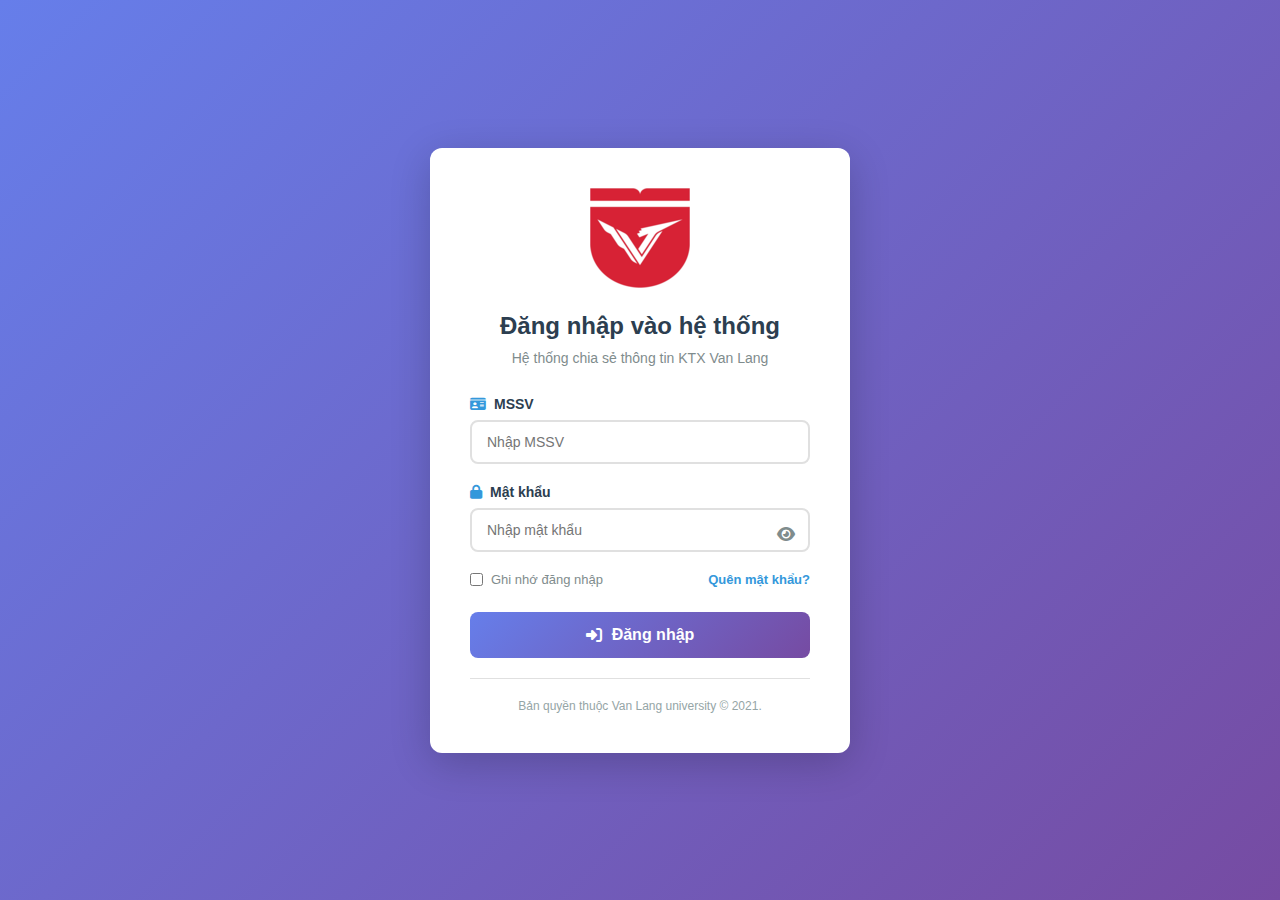
<file: src/admin-rooms.html>
<!doctype html>
<html lang="vi">
<head>
  <meta charset="utf-8">
  <meta name="viewport" content="width=device-width, initial-scale=1">
  <title>Quản lý phòng - Admin</title>
  <link rel="stylesheet" href="styles.css">
  <style>
    .rooms-header { display:flex; justify-content:space-between; align-items:center; gap:12px; margin-bottom:12px }
    .rooms-table { width:100%; border-collapse:collapse; background:#fff; border-radius:8px; overflow:hidden }
    .rooms-table th, .rooms-table td { padding:12px 10px; border-bottom:1px solid #eee; text-align:left }
    .rooms-actions { display:flex; gap:8px }
    .modal-content .form-group { margin-bottom:10px }
  </style>
</head>
<body>
  <div class="container">
    <aside class="sidebar">
      <div class="logo">
        <img src="../logo/vanlang.png" alt="VanLang" class="logo-image">
      </div>
      <nav class="nav-menu">
        <ul>
          <li onclick="window.location.href='admin.html'">
            <i class="fas fa-arrow-left"></i>
            <span>Quay về Admin</span>
          </li>
          <li id="adminRoomsLinkSide" class="active">
            <i class="fas fa-building"></i>
            <span>Quản lý phòng</span>
          </li>
        </ul>
      </nav>
      <div class="user-profile">
        <img src="../logo/cho.jpg" alt="User" class="avatar-image" id="userAvatar">
        <div class="user-info">
          <div class="user-name" id="userName">Quản trị viên</div>
          <span class="user-badge">Admin</span>
        </div>
        <i class="fas fa-chevron-right"></i>
      </div>
    </aside>

    <main class="main-content">
      <h1 class="page-title">UA1 — Quản lý thông tin phòng KTX</h1>

      <div class="rooms-header">
        <div>
          <button id="addRoomBtn" class="btn btn-primary">Thêm phòng mới</button>
          <button id="importSample" class="btn">Tải mẫu</button>
        </div>
        <div>
          <input id="searchInput" placeholder="Tìm mã phòng hoặc tòa" style="padding:8px; border-radius:6px; border:1px solid #ddd">
        </div>
      </div>

      <table class="rooms-table" id="roomsTable">
        <thead>
          <tr>
            <th>Mã phòng</th>
            <th>Loại</th>
            <th>Số giường</th>
            <th>Trạng thái</th>
            <th>Hành động</th>
          </tr>
        </thead>
        <tbody id="roomsTbody"></tbody>
      </table>

      <div id="noRooms" style="margin-top:18px;color:#666;display:none">Chưa có phòng nào. Thêm phòng để bắt đầu.</div>

      <!-- Modal -->
      <div id="roomModal" class="modal" style="display:none">
        <div class="modal-content">
          <div class="modal-header">
            <h2 id="modalTitle">Thêm phòng</h2>
            <button class="close-btn" id="closeModal">×</button>
          </div>
          <div class="modal-body">
            <div class="form-group">
              <label>Mã phòng</label>
              <input id="roomCode" class="form-control">
            </div>
            <div class="form-group">
              <label>Loại phòng</label>
              <input id="roomType" class="form-control" placeholder="ví dụ: 2-giường, 4-giường, đơn">
            </div>
            <div class="form-group">
              <label>Số giường</label>
              <input id="roomBeds" type="number" class="form-control">
            </div>
            <div class="form-group">
              <label>Trạng thái</label>
              <select id="roomStatus" class="form-control">
                <option value="available">Trống</option>
                <option value="occupied">Đã đủ</option>
                <option value="maintenance">Bảo trì</option>
              </select>
            </div>
            <div style="text-align:right">
              <button id="saveRoomBtn" class="btn btn-primary">Lưu</button>
            </div>
          </div>
        </div>
      </div>

    </main>
  </div>

  <script src="admin-helper.js"></script>
  <script src="admin-rooms.js"></script>
</body>
</html>
</file>
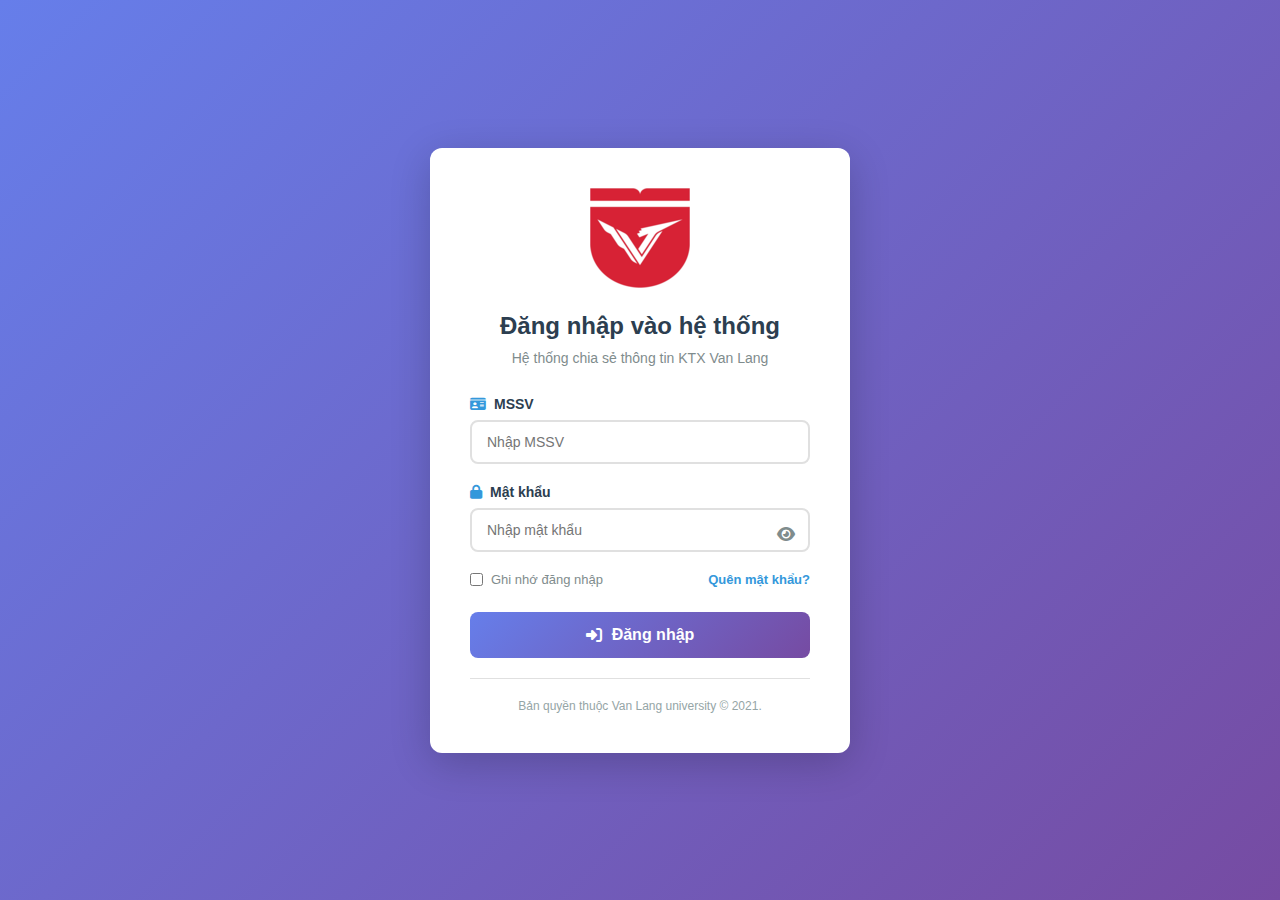
<file: src/admin.html>
<!DOCTYPE html>
<html lang="vi">
<head>
    <meta charset="UTF-8">
    <meta name="viewport" content="width=device-width, initial-scale=1.0">
    <title>Admin - Quản lý yêu cầu</title>
    <link rel="stylesheet" href="styles.css">
    <link rel="stylesheet" href="admin.css">
    <link rel="stylesheet" href="https://cdnjs.cloudflare.com/ajax/libs/font-awesome/6.4.0/css/all.min.css">
</head>
<body>
    <div class="container">
        <aside class="sidebar">
            <div class="logo">
                <img src="../logo/vanlang.png" alt="VanLang" class="logo-image">
            </div>
            <nav class="nav-menu">
                <ul>
                    <li onclick="window.location.href='index.html'">
                        <i class="fas fa-home"></i>
                        <span>Trang chính</span>
                    </li>
                    <li onclick="window.location.href='services.html'">
                        <i class="fas fa-concierge-bell"></i>
                        <span>Dịch vụ</span>
                    </li>
                    <li onclick="window.location.href='feedback.html'">
                        <i class="fas fa-exclamation-circle"></i>
                        <span>Phản ánh sự cố</span>
                    </li>
                    <li class="active" id="adminMenuItem">
                        <i class="fas fa-user-shield"></i>
                        <span>Trang quản trị</span>
                    </li>
                    <li id="adminRoomsLink" style="display:none">
                        <i class="fas fa-building"></i>
                        <span>Quản lý phòng</span>
                    </li>
                </ul>
            </nav>

            <div class="user-profile" id="adminUserProfile">
                <img src="../logo/cho.jpg" alt="User" class="avatar-image" id="adminAvatar">
                <div class="user-info">
                    <div class="user-name" id="adminUserName">Quản trị viên</div>
                    <span class="user-badge" id="adminUserBadge">Admin</span>
                </div>
                <i class="fas fa-chevron-right"></i>
            </div>
        </aside>

        <main class="main-content admin-main">
            <h1 class="page-title">Phân quyền truy cập</h1>

            <div class="admin-actions">
                <div class="admin-mode">
                    <button id="showServiceAdminBtn" class="btn btn-toggle active">Phân quyền</button>
                    <button id="showUserAdminBtn" class="btn btn-toggle">Quản lý tài khoản</button>
                    <button id="showRoomAdminBtn" class="btn btn-toggle">Quản trị phòng</button>
                    <button id="showFeedbackBtn" class="btn btn-toggle">Quản lý phản ánh</button>
                    <button id="showReportsBtn" class="btn btn-toggle">Báo cáo & Thống kê</button>
                </div>
                <button id="refreshBtn" class="btn" title="Làm mới danh sách">Làm mới</button>
                <button id="showAllBtn" class="btn">Hiện tất cả</button>
                <button id="showPendingBtn" class="btn btn-primary">Chỉ chờ duyệt</button>
                <button id="exportBtn" class="btn">Xuất JSON</button>
            </div>

            <!-- Phân quyền truy cập -->
            <section id="accessControlSection" class="admin-access-control" style="display: none;">
                <h2>Phân quyền truy cập</h2>
                <div class="access-form">
                    <label for="userSelect">Chọn tài khoản:</label>
                    <select id="userSelect">
                        <!-- Danh sách tài khoản sẽ được thêm bằng JS -->
                    </select>
                    <label for="roleSelect">Chọn vai trò:</label>
                    <select id="roleSelect">
                        <option value="admin">Admin</option>
                        <option value="nhanvien">Nhân viên</option>
                        <option value="nguoidung">Người dùng</option>
                    </select>
                    <label for="permissionList">Quyền truy cập:</label>
                    <div id="permissionList">
                        <label><input type="checkbox" value="view"> Xem</label>
                        <label><input type="checkbox" value="add"> Thêm</label>
                        <label><input type="checkbox" value="edit"> Sửa</label>
                        <label><input type="checkbox" value="delete"> Xóa</label>
                    </div>
                    <button id="saveAccessBtn" class="btn btn-primary">Lưu/Cập nhật quyền</button>
                </div>
                <div class="access-table">
                    <h3>Danh sách quyền truy cập</h3>
                    <table>
                        <thead>
                            <tr>
                                <th>Tài khoản</th>
                                <th>Vai trò</th>
                                <th>Quyền</th>
                                <th>Thao tác</th>
                            </tr>
                        </thead>
                        <tbody id="accessTableBody">
                            <!-- Dữ liệu quyền sẽ được thêm bằng JS -->
                        </tbody>
                    </table>
                </div>
            </section>

            <!-- Quản lý tài khoản -->
            <section id="userManagementSection" class="admin-user-management" style="display: none;">
                <h2>Quản lý tài khoản người dùng</h2>
                
                <!-- Form thêm/sửa tài khoản -->
                <div class="user-form">
                    <form id="userForm">
                        <input type="hidden" id="userId">
                        <div class="form-group">
                            <label for="fullName">Họ và tên:</label>
                            <input type="text" id="fullName" required>
                        </div>
                        <div class="form-group">
                            <label for="username">Tên đăng nhập:</label>
                            <input type="text" id="username" required>
                        </div>
                        <div class="form-group">
                            <label for="password">Mật khẩu:</label>
                            <input type="password" id="password">
                            <small>Để trống nếu không muốn thay đổi mật khẩu</small>
                        </div>
                        <div class="form-group">
                            <label for="email">Email:</label>
                            <input type="email" id="email" required>
                        </div>
                        <div class="form-group">
                            <label for="phone">Số điện thoại:</label>
                            <input type="tel" id="phone">
                        </div>
                        <div class="form-group">
                            <label for="userRole">Vai trò:</label>
                            <select id="userRole" required>
                                <option value="admin">Admin</option>
                                <option value="staff">Nhân viên</option>
                                <option value="user">Người dùng</option>
                            </select>
                        </div>
                        <div class="form-actions">
                            <button type="submit" class="btn btn-primary">Lưu tài khoản</button>
                            <button type="button" class="btn" onclick="resetUserForm()">Hủy</button>
                        </div>
                    </form>
                </div>

                <!-- Danh sách tài khoản -->
                <div class="user-list">
                    <div class="list-actions">
                        <button id="addUserBtn" class="btn btn-primary">Thêm tài khoản mới</button>
                        <select id="userStatusFilter">
                            <option value="all">Tất cả trạng thái</option>
                            <option value="active">Đang hoạt động</option>
                            <option value="locked">Đã khóa</option>
                            <option value="deleted">Đã xóa</option>
                        </select>
                    </div>
                    <table>
                        <thead>
                            <tr>
                                <th>Họ tên</th>
                                <th>Tên đăng nhập</th>
                                <th>Email</th>
                                <th>Số điện thoại</th>
                                <th>Vai trò</th>
                                <th>Trạng thái</th>
                                <th>Thao tác</th>
                            </tr>
                        </thead>
                        <tbody id="userTableBody">
                            <!-- Danh sách tài khoản sẽ được thêm bằng JS -->
                        </tbody>
                    </table>
                </div>
            </section>

            <div id="requestsContainer" class="requests-container">
                <!-- Requests will be rendered here -->
            </div>

            <footer class="footer">
                <p>Admin panel — hệ thống demo lưu trữ dữ liệu trên localStorage.</p>
            </footer>
        </main>
    </div>

    <script src="admin.js"></script>
</body>
</html>
</file>
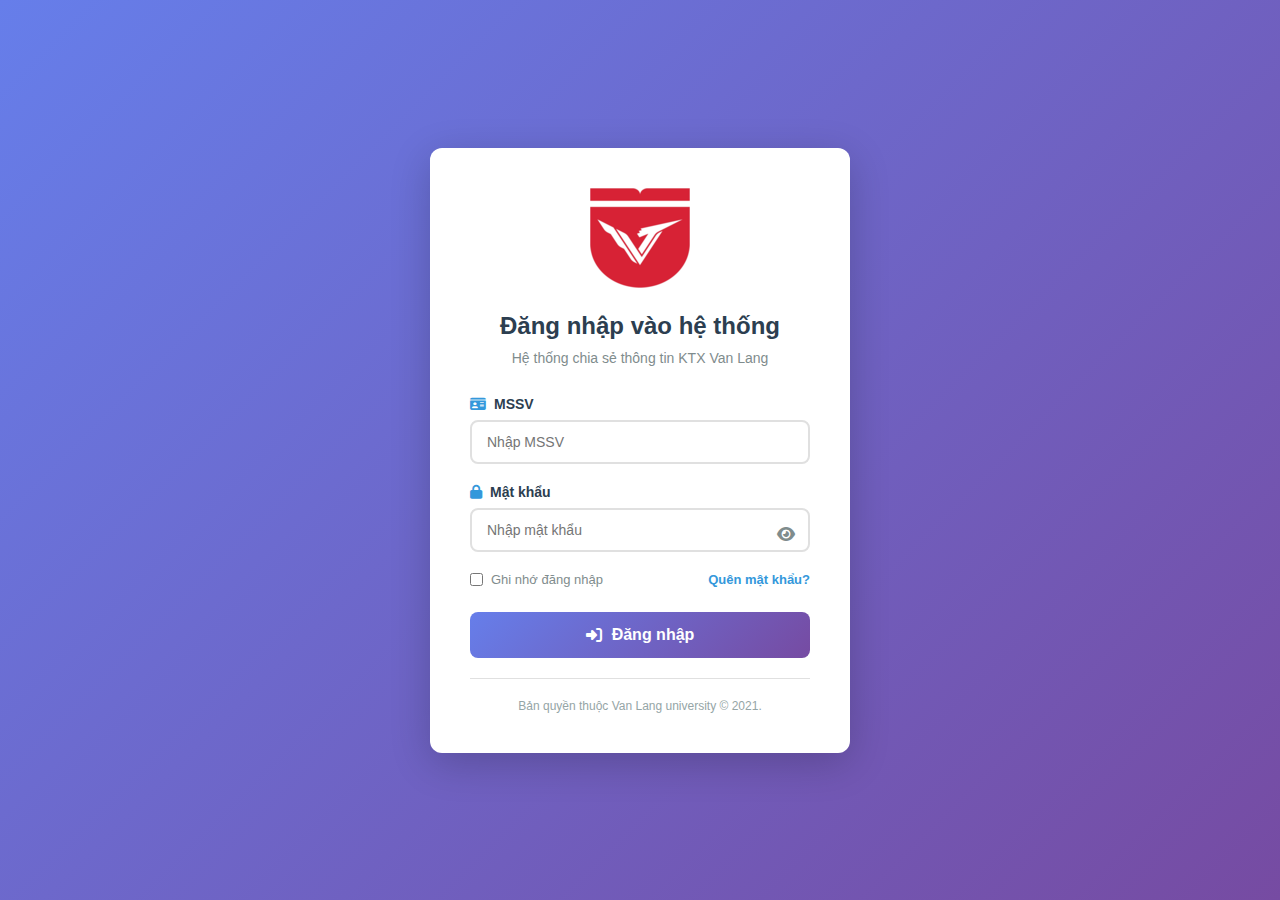
<file: src/dorm.html>
<!DOCTYPE html>
<html lang="vi">
<head>
    <meta charset="UTF-8">
    <meta name="viewport" content="width=device-width, initial-scale=1.0">
    <title>Đăng ký KTX - VanLang</title>
    <link rel="stylesheet" href="styles.css">
    <link rel="stylesheet" href="dorm.css">
    <link rel="stylesheet" href="https://cdnjs.cloudflare.com/ajax/libs/font-awesome/6.4.0/css/all.min.css">
</head>
<body>
    <div class="container">
        <!-- Left Sidebar -->
        <aside class="sidebar">
            <div class="logo">
                <img src="../logo/vanlang.png" alt="VanLang" class="logo-image">
            </div>
            
            <nav class="nav-menu">
                <ul>
                    <!-- Lớp học menu removed -->
                    <li onclick="window.location.href='feed.html'">
                        <i class="fas fa-newspaper"></i>
                        <span>Bảng tin</span>
                    </li>
                    <li id="adminLink" style="display:none">
                        <i class="fas fa-user-shield"></i>
                        <span>Trang quản trị</span>
                    </li>
                    <li class="active">
                        <i class="fas fa-bed"></i>
                        <span>Đăng ký KTX</span>
                        <span class="nav-dot"></span>
                    </li>
                    <li onclick="window.location.href='services.html'">
                        <i class="fas fa-concierge-bell"></i>
                        <span>Dịch vụ KTX</span>
                    </li>
                    <li onclick="window.location.href='feedback.html'">
                        <i class="fas fa-exclamation-circle"></i>
                        <span>Phản ánh sự cố</span>
                    </li>
                    <li onclick="logout()">
                        <i class="fas fa-sign-out-alt"></i>
                        <span>Đăng xuất</span>
                    </li>
                </ul>
            </nav>

            <div class="user-profile">
                <img src="../logo/cho.jpg" alt="User" class="avatar-image" id="userAvatar">
                <div class="user-info">
                    <div class="user-name" id="userName"></div>
                    <span class="user-badge">Sinh viên</span>
                </div>
                <i class="fas fa-chevron-right"></i>
            </div>
        </aside>

        <!-- Main Content -->
        <main class="main-content">
            <div class="page-header">
                <h1 class="page-title">
                    <i class="fas fa-building"></i>
                    Đăng ký Ký túc xá
                </h1>
                <p class="page-subtitle">Quản lý phòng ở và hợp đồng KTX</p>
            </div>

            <!-- Account Info Section -->
            <div class="card">
                <div class="card-header">
                    <h2>
                        <i class="fas fa-user-check"></i>
                        1. Thông tin tài khoản
                    </h2>
                </div>
                <div class="card-body">
                    <div class="info-row">
                        <div class="info-label">
                            <i class="fas fa-id-card"></i>
                            MSSV:
                        </div>
                        <div class="info-value" id="userMssv">-</div>
                    </div>
                    <div class="info-row">
                        <div class="info-label">
                            <i class="fas fa-user"></i>
                            Họ và tên:
                        </div>
                        <div class="info-value" id="userFullName">-</div>
                    </div>
                    <div class="info-row">
                        <div class="info-label">
                            <i class="fas fa-envelope"></i>
                            Email VLU:
                        </div>
                        <div class="info-value" id="userEmail">-</div>
                    </div>
                </div>
            </div>

            <!-- Room Information Section -->
            <div class="card">
                <div class="card-header">
                    <h2>
                        <i class="fas fa-door-open"></i>
                        2. Thông tin phòng hiện tại
                    </h2>
                </div>
                <div class="card-body">
                    <div id="noRoomInfo" class="empty-state">
                        <i class="fas fa-bed"></i>
                        <p>Bạn chưa đăng ký phòng KTX</p>
                        <button class="btn-primary" onclick="showRegisterModal()">
                            <i class="fas fa-plus-circle"></i>
                            Đăng ký phòng mới
                        </button>
                    </div>

                    <div id="roomInfo" style="display: none;">
                        <div class="info-row">
                            <div class="info-label">
                                <i class="fas fa-home"></i>
                                Số phòng:
                            </div>
                            <div class="info-value" id="roomNumber">-</div>
                        </div>
                        <div class="info-row">
                            <div class="info-label">
                                <i class="fas fa-users"></i>
                                Bạn cùng phòng:
                            </div>
                            <div class="info-value" id="roommates">-</div>
                        </div>
                        <div class="info-row">
                            <div class="info-label">
                                <i class="fas fa-info-circle"></i>
                                Tình trạng phòng:
                            </div>
                            <div class="info-value">
                                <span class="status-badge" id="roomStatus">-</span>
                            </div>
                        </div>
                        <div class="info-row">
                            <div class="info-label">
                                <i class="fas fa-calendar-alt"></i>
                                Ngày bắt đầu hợp đồng:
                            </div>
                            <div class="info-value" id="contractStartDate">-</div>
                        </div>
                        <div class="info-row">
                            <div class="info-label">
                                <i class="fas fa-calendar-times"></i>
                                Ngày kết thúc hợp đồng:
                            </div>
                            <div class="info-value" id="contractEndDate">-</div>
                        </div>
                        <div class="info-row">
                            <div class="info-label">
                                <i class="fas fa-exclamation-triangle"></i>
                                Số ngày còn lại:
                            </div>
                            <div class="info-value" id="daysRemaining">-</div>
                        </div>
                    </div>
                </div>
            </div>

            <!-- Renew/Return Section -->
            <div class="card" id="renewReturnCard" style="display: none;">
                <div class="card-header">
                    <h2>
                        <i class="fas fa-sync-alt"></i>
                        3. Gia hạn hoặc trả phòng
                    </h2>
                </div>
                <div class="card-body">
                    <div class="form-group">
                        <label for="actionType">
                            <i class="fas fa-tasks"></i>
                            Chọn hành động:
                        </label>
                        <select id="actionType" class="form-control" onchange="toggleReasonField()">
                            <option value="">-- Chọn hành động --</option>
                            <option value="renew">Gia hạn phòng</option>
                            <option value="return">Trả phòng</option>
                            <option value="transfer">Xin chuyển phòng</option>
                        </select>
                    </div>

                    <div class="form-group" id="reasonGroup" style="display: none;">
                        <label for="reason">
                            <i class="fas fa-edit"></i>
                            Lý do:
                        </label>
                        <textarea id="reason" class="form-control" rows="3" placeholder="Nhập lý do gia hạn hoặc trả phòng"></textarea>
                    </div>

                    <div class="form-group" id="desiredRoomGroup" style="display: none;">
                        <label for="desiredRoom">
                            <i class="fas fa-exchange-alt"></i>
                            Phòng muốn chuyển tới (mã phòng):
                        </label>
                        <input type="text" id="desiredRoom" class="form-control" placeholder="Ví dụ: A101">
                        <small class="muted">Bạn có thể nhập mã phòng mong muốn. Quản trị viên sẽ xác nhận và gán phòng nếu có thể.</small>
                    </div>

                    <button id="submitActionBtn" class="btn-primary" onclick="submitAction()" disabled>
                        <i class="fas fa-paper-plane"></i>
                        Gửi yêu cầu
                    </button>

                    <div id="confirmationMessage" class="alert alert-success" style="display: none;">
                        <i class="fas fa-check-circle"></i>
                        <div>
                            <strong>Xác nhận từ quản lý:</strong>
                            <p id="managerConfirmation"></p>
                        </div>
                    </div>
                </div>
            </div>

            <!-- Contract Monitor Section -->
            <div class="card" id="monitorContractCard" style="display: none;">
                <div class="card-header">
                    <h2>
                        <i class="fas fa-file-contract"></i>
                        4. Theo dõi hợp đồng
                    </h2>
                </div>
                <div class="card-body">
                    <div class="info-row">
                        <div class="info-label">
                            <i class="fas fa-spinner"></i>
                            Trạng thái phê duyệt:
                        </div>
                        <div class="info-value">
                            <span class="status-badge" id="approvalStatus">-</span>
                        </div>
                    </div>
                    <div class="info-row">
                        <div class="info-label">
                            <i class="fas fa-file-pdf"></i>
                            Hợp đồng hiện tại:
                        </div>
                        <div class="info-value">
                            <button class="btn-secondary" onclick="downloadContract()">
                                <i class="fas fa-download"></i>
                                Tải hợp đồng PDF
                            </button>
                        </div>
                    </div>
                </div>
            </div>
        </main>
    </div>

    <!-- Register Room Modal -->
    <div id="registerModal" class="modal">
        <div class="modal-content">
            <div class="modal-header">
                <h2>Đăng ký phòng KTX</h2>
                <button class="close-btn" onclick="closeRegisterModal()">
                    <i class="fas fa-times"></i>
                </button>
            </div>
            <div class="modal-body">
                <div class="form-group">
                    <label>Chọn phòng:</label>
                    <select id="selectRoom" class="form-control">
                        <option value="">-- Chọn phòng --</option>
                        <option value="101">Phòng 101 - 4 người</option>
                        <option value="102">Phòng 102 - 4 người</option>
                        <option value="201">Phòng 201 - 2 người</option>
                        <option value="202">Phòng 202 - 2 người</option>
                        <option value="301">Phòng 301 - 4 người</option>
                        <option value="302">Phòng 302 - 2 người</option>
                    </select>
                </div>
                <div class="form-group">
                    <label>Ngày bắt đầu:</label>
                    <input type="date" id="startDate" class="form-control">
                </div>
                <div class="form-group">
                    <label>Số tháng hợp đồng:</label>
                    <select id="contractMonths" class="form-control">
                        <option value="3">3 tháng</option>
                        <option value="6">6 tháng</option>
                        <option value="12" selected>12 tháng</option>
                    </select>
                </div>
                <button class="btn-primary" onclick="confirmRegisterRoom()">
                    <i class="fas fa-check"></i>
                    Xác nhận đăng ký
                </button>
            </div>
        </div>
    </div>

    <script src="dorm.js"></script>
    <script src="admin-helper.js"></script>
</body>
</html>
</file>
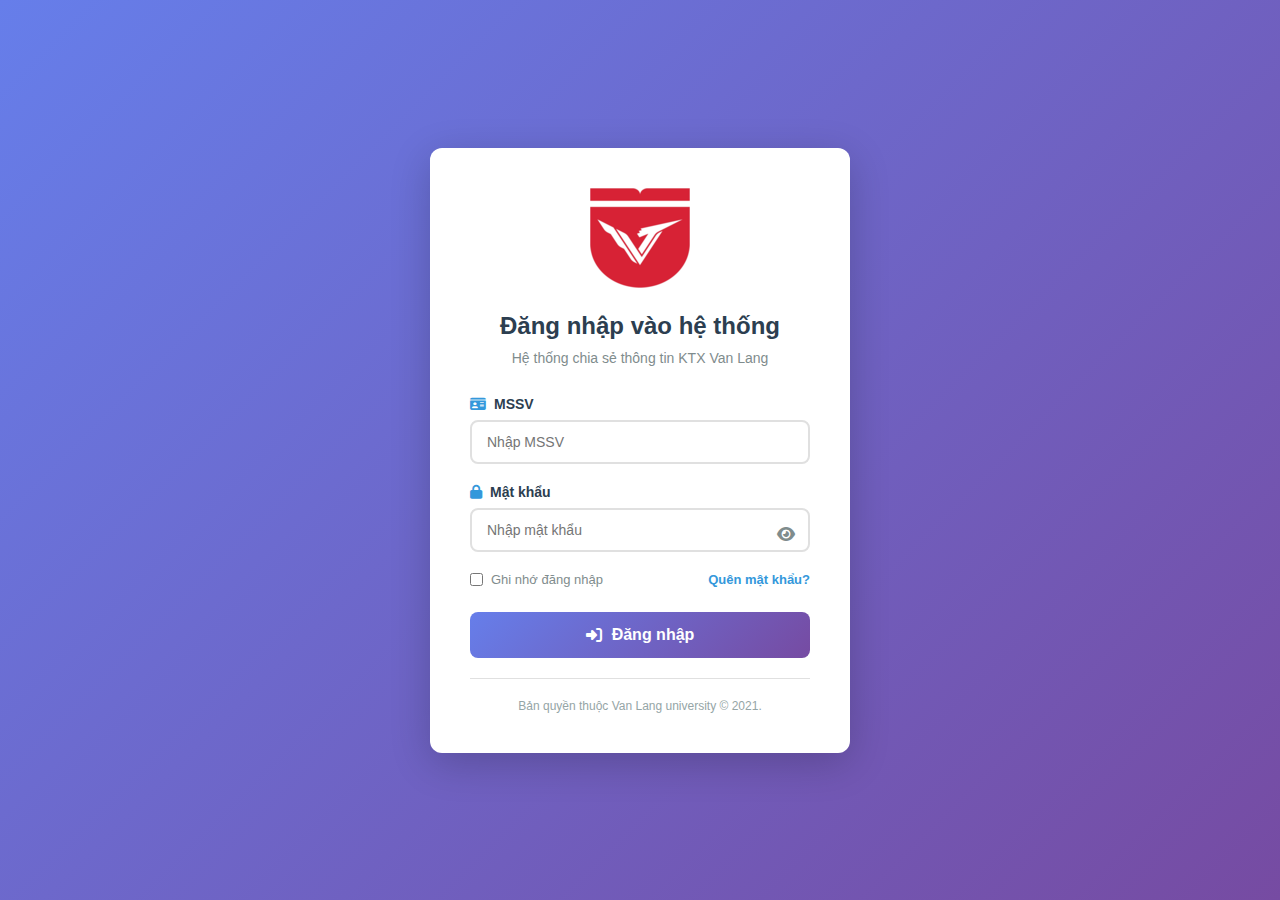
<file: src/feed.html>
<!DOCTYPE html>
<html lang="vi">
<head>
    <meta charset="UTF-8">
    <meta name="viewport" content="width=device-width, initial-scale=1.0">
    <title>Bảng tin - VanLang</title>
    <link rel="stylesheet" href="styles.css">
    <link rel="stylesheet" href="feed.css">
    <link rel="stylesheet" href="https://cdnjs.cloudflare.com/ajax/libs/font-awesome/6.4.0/css/all.min.css">
</head>
<body>
    <div class="container">
        <!-- Left Sidebar -->
        <aside class="sidebar">
            <div class="logo">
                <img src="../logo/vanlang.png" alt="VanLang" class="logo-image">
            </div>
            
            <nav class="nav-menu">
                <ul>
                    <li class="active" onclick="loadFeed()">
                        <i class="fas fa-home"></i>
                        <span>Bảng tin</span>
                    </li>
                    <li id="adminLink" style="display:none">
                        <i class="fas fa-user-shield"></i>
                        <span>Trang quản trị</span>
                    </li>
                    <li onclick="showCreatePost()">
                        <i class="fas fa-plus-circle"></i>
                        <span>Tạo bài viết</span>
                    </li>
                    <li onclick="window.location.href='notifications.html'">
                        <i class="fas fa-bell"></i>
                        <span>Thông báo</span>
                        <span class="nav-dot" id="navNotificationDot"></span>
                    </li>
                    <li>
                        <i class="fas fa-user"></i>
                        <span>Hồ sơ</span>
                    </li>
                    <li onclick="window.location.href='dorm.html'">
                        <i class="fas fa-bed"></i>
                        <span>Đăng ký KTX</span>
                    </li>
                    <li onclick="window.location.href='services.html'">
                        <i class="fas fa-concierge-bell"></i>
                        <span>Dịch vụ KTX</span>
                    </li>
                    <li onclick="logout()">
                        <i class="fas fa-sign-out-alt"></i>
                        <span>Đăng xuất</span>
                    </li>
                </ul>
            </nav>

            <div class="user-profile">
                <img src="../logo/cho.jpg" alt="User" class="avatar-image" id="userAvatar">
                <div class="user-info">
                    <div class="user-name" id="userName"></div>
                    <span class="user-badge">Sinh viên</span>
                </div>
                <i class="fas fa-chevron-right"></i>
            </div>
        </aside>

        <!-- Main Content -->
        <main class="main-content">
            <div class="feed-container">
                <!-- Create Post Section -->
                <div class="create-post-section">
                    <div class="create-post-header">
                        <div class="user-info-small">
                            <img src="../logo/cho.jpg" alt="User" class="avatar-small" id="createPostAvatar">
                            <div class="user-details-small">
                                <div class="user-name-small" id="createPostName"></div>
                                <div class="post-type-indicator">Tạo bài viết mới</div>
                            </div>
                        </div>
                        <button class="toggle-create-btn" onclick="showCreatePost()">
                            <i class="fas fa-edit"></i>
                            Viết bài
                        </button>
                    </div>
                </div>

                <!-- Post Type Selection (Hidden by default) -->
                <div class="post-type-selector" id="postTypeSelector" style="display: none;">
                    <h3>Chọn loại bài viết</h3>
                    <div class="post-types">
                        <button class="post-type-btn" onclick="showPostForm('thong-bao')">
                            <i class="fas fa-bullhorn"></i>
                            <span>Thông báo</span>
                        </button>
                        <button class="post-type-btn" onclick="showPostForm('hoi-dap')">
                            <i class="fas fa-question-circle"></i>
                            <span>Hỏi đáp</span>
                        </button>
                        <button class="post-type-btn" onclick="showPostForm('trao-doi')">
                            <i class="fas fa-comments"></i>
                            <span>Trao đổi</span>
                        </button>
                    </div>
                </div>

                <!-- Create Post Form (Hidden by default) -->
                <div class="create-post-form" id="createPostForm" style="display: none;">
                    <div class="form-header">
                        <h3 id="formTitle">Tạo bài viết mới</h3>
                        <button class="close-btn" onclick="closePostForm()">
                            <i class="fas fa-times"></i>
                        </button>
                    </div>
                    
                    <form id="postForm">
                        <div class="form-group">
                            <label>Tiêu đề</label>
                            <input type="text" id="postTitle" placeholder="Nhập tiêu đề bài viết" required>
                        </div>
                        
                        <div class="form-group">
                            <label>Nội dung</label>
                            <textarea id="postContent" rows="5" placeholder="Nhập nội dung bài viết" required></textarea>
                        </div>
                        
                        <div class="form-group">
                            <label>Tags (phân cách bằng dấu phẩy)</label>
                            <input type="text" id="postTags" placeholder="ví dụ: ktx, vanlang, học tập">
                        </div>
                        
                        <div class="form-group">
                            <label>Hình ảnh / Đính kèm (tùy chọn)</label>
                            <input type="file" id="postImage" accept="image/*">
                            <div class="file-preview" id="filePreview"></div>
                        </div>
                        
                        <div class="form-group">
                            <label>Quyền hiển thị</label>
                            <div class="radio-group">
                                <label class="radio-label">
                                    <input type="radio" name="postPermission" value="public" checked>
                                    <span>Công khai</span>
                                </label>
                                <label class="radio-label">
                                    <input type="radio" name="postPermission" value="internal">
                                    <span>Nội bộ KTX</span>
                                </label>
                            </div>
                        </div>
                        
                        <div class="form-actions">
                            <button type="button" class="cancel-btn" onclick="closePostForm()">Hủy</button>
                            <button type="submit" class="submit-btn">
                                <i class="fas fa-paper-plane"></i>
                                Đăng bài
                            </button>
                        </div>
                    </form>
                </div>

                <!-- Feed Posts -->
                <div class="posts-container" id="postsContainer">
                    <!-- Posts will be dynamically loaded here -->
                </div>
            </div>
        </main>
    </div>

            <script src="admin-helper.js"></script>
            <script src="feed.js"></script>
</body>
</html>
</file>
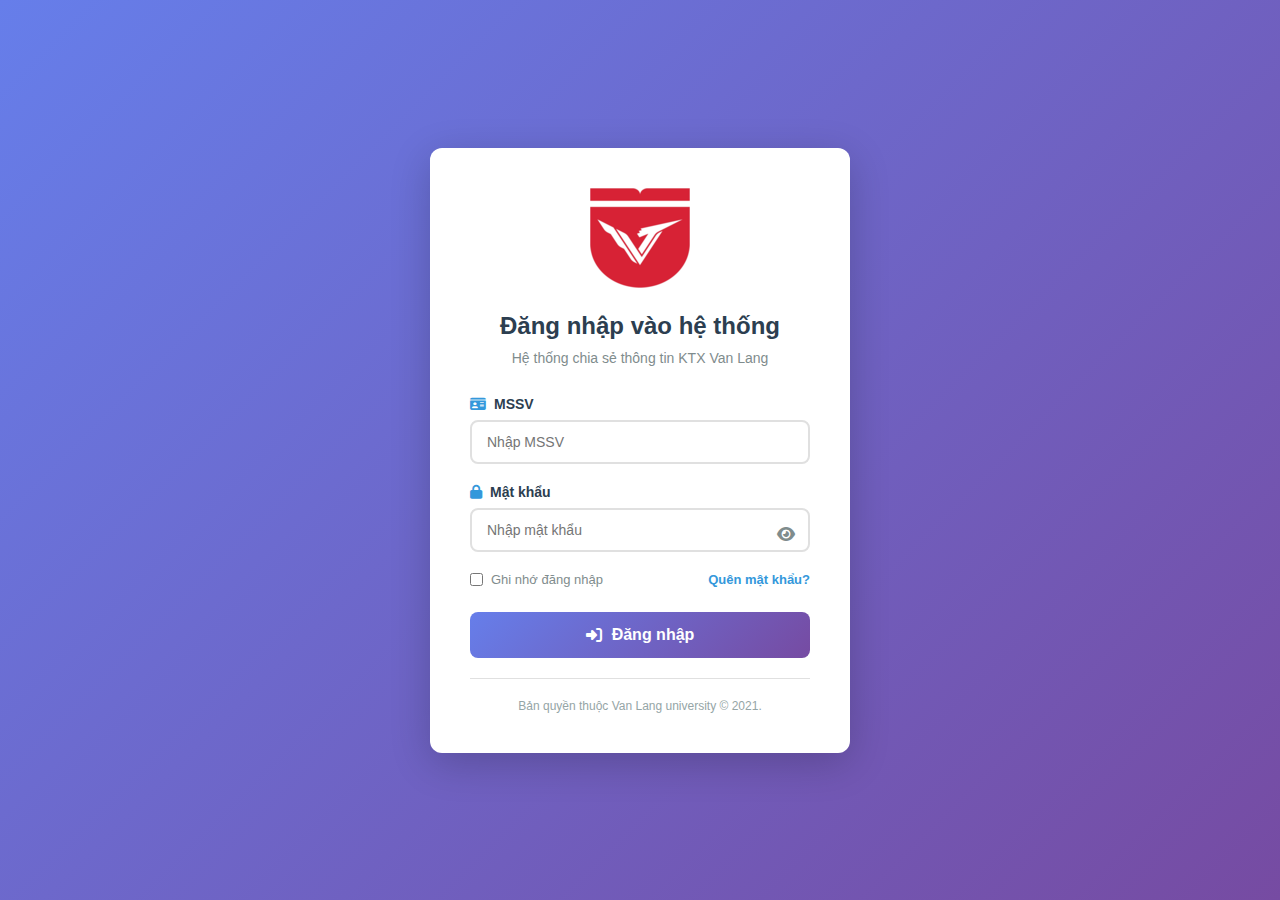
<file: src/feedback.html>
<!DOCTYPE html>
<html lang="vi">
<head>
    <meta charset="UTF-8">
    <meta name="viewport" content="width=device-width, initial-scale=1.0">
    <title>Phản ánh sự cố - VanLang</title>
    <link rel="stylesheet" href="styles.css">
    <link rel="stylesheet" href="feedback.css">
    <link rel="stylesheet" href="https://cdnjs.cloudflare.com/ajax/libs/font-awesome/6.4.0/css/all.min.css">
</head>
<body>
    <div class="container">
        <!-- Left Sidebar -->
        <aside class="sidebar">
            <div class="logo">
                <img src="../logo/vanlang.png" alt="VanLang" class="logo-image">
            </div>
            
            <nav class="nav-menu">
                <ul>
                    <li onclick="window.location.href='feed.html'">
                        <i class="fas fa-newspaper"></i>
                        <span>Bảng tin</span>
                    </li>
                    <li id="adminLink" style="display:none">
                        <i class="fas fa-user-shield"></i>
                        <span>Trang quản trị</span>
                    </li>
                    <li onclick="window.location.href='dorm.html'">
                        <i class="fas fa-bed"></i>
                        <span>Đăng ký KTX</span>
                    </li>
                    <li onclick="window.location.href='services.html'">
                        <i class="fas fa-concierge-bell"></i>
                        <span>Dịch vụ KTX</span>
                    </li>
                    <li class="active">
                        <i class="fas fa-exclamation-circle"></i>
                        <span>Phản ánh sự cố</span>
                        <span class="nav-dot"></span>
                    </li>
                    <li onclick="logout()">
                        <i class="fas fa-sign-out-alt"></i>
                        <span>Đăng xuất</span>
                    </li>
                </ul>
            </nav>

            <div class="user-profile">
                <img src="../logo/cho.jpg" alt="User" class="avatar-image" id="userAvatar">
                <div class="user-info">
                    <div class="user-name" id="userName"></div>
                    <span class="user-badge">Sinh viên</span>
                </div>
                <i class="fas fa-chevron-right"></i>
            </div>
        </aside>

        <!-- Main Content -->
        <main class="main-content">
            <div class="page-header">
                <h1 class="page-title">
                    <i class="fas fa-exclamation-circle"></i>
                    Phản ánh sự cố
                </h1>
                <p class="page-subtitle">Gửi phản ánh về sự cố trong KTX</p>
            </div>

            <!-- New Feedback Form -->
            <div class="card">
                <div class="card-header">
                    <h2>
                        <i class="fas fa-plus-circle"></i>
                        Gửi phản ánh mới
                    </h2>
                </div>
                <div class="card-body">
                    <form id="feedbackForm" class="feedback-form">
                        <div class="form-group">
                            <label for="issueType">
                                <i class="fas fa-tags"></i>
                                Loại sự cố:
                            </label>
                            <select id="issueType" required>
                                <option value="">Chọn loại sự cố</option>
                                <option value="water">Nước</option>
                                <option value="electricity">Điện</option>
                                <option value="facility">Cơ sở vật chất</option>
                                <option value="other">Khác</option>
                            </select>
                        </div>

                        <div class="form-group">
                            <label for="description">
                                <i class="fas fa-edit"></i>
                                Mô tả chi tiết:
                            </label>
                            <textarea id="description" rows="4" required placeholder="Mô tả chi tiết về sự cố bạn gặp phải..."></textarea>
                        </div>

                        <div class="form-group">
                            <label for="priority">
                                <i class="fas fa-exclamation-triangle"></i>
                                Mức độ ưu tiên:
                            </label>
                            <select id="priority" required>
                                <option value="low">Thấp</option>
                                <option value="medium">Trung bình</option>
                                <option value="high">Cao</option>
                            </select>
                        </div>

                        <button type="submit" class="submit-btn">
                            <i class="fas fa-paper-plane"></i>
                            Gửi phản ánh
                        </button>
                    </form>
                    <div id="feedbackStatus" class="feedback-status"></div>
                </div>
            </div>

            <!-- Feedback History -->
            <div class="card">
                <div class="card-header">
                    <h2>
                        <i class="fas fa-history"></i>
                        Lịch sử phản ánh
                    </h2>
                </div>
                <div class="card-body">
                    <div id="feedbackHistory" class="feedback-history">
                        <!-- Feedback history will be loaded here -->
                    </div>
                </div>
            </div>
        </main>
    </div>

    <script src="feedback.js"></script>
</body>
</html>
</file>
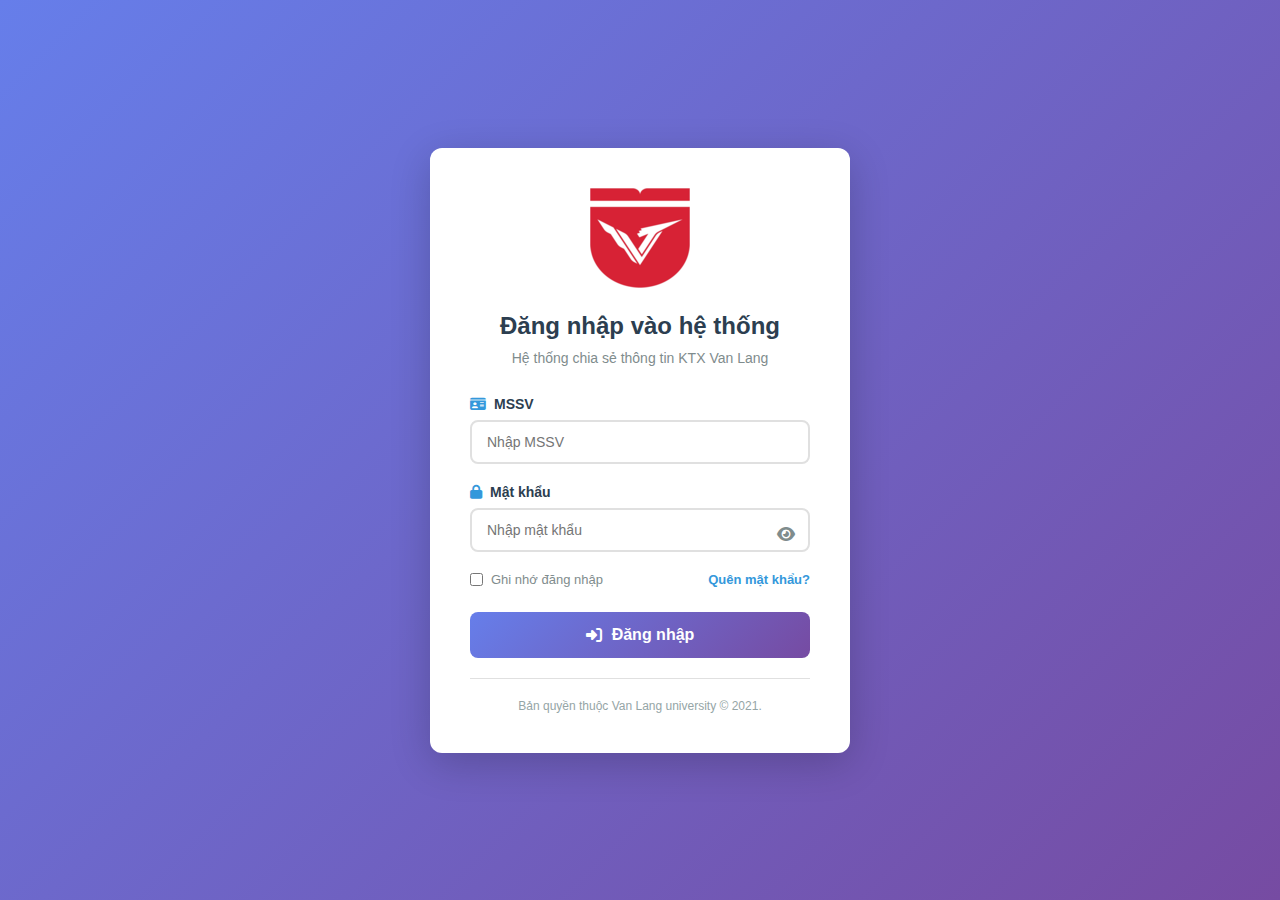
<file: src/login.html>
<!DOCTYPE html>
<html lang="vi">
<head>
    <meta charset="UTF-8">
    <meta name="viewport" content="width=device-width, initial-scale=1.0">
    <title>Đăng nhập - VanLang</title>
    <link rel="stylesheet" href="styles.css">
    <link rel="stylesheet" href="login.css">
    <link rel="stylesheet" href="https://cdnjs.cloudflare.com/ajax/libs/font-awesome/6.4.0/css/all.min.css">
</head>
<body>
    <div class="login-container">
        <div class="login-box">
            <div class="login-header">
                <img src="../logo/vanlang.png" alt="VanLang" class="login-logo">
                <h2>Đăng nhập vào hệ thống</h2>
                <p>Hệ thống chia sẻ thông tin KTX Van Lang</p>
            </div>
            
            <form id="loginForm" class="login-form">
                <div class="form-group">
                    <label for="mssv">
                        <i class="fas fa-id-card"></i>
                        MSSV
                    </label>
                    <input type="text" id="mssv" name="mssv" placeholder="Nhập MSSV" required>
                </div>
                
                <div class="form-group">
                    <label for="password">
                        <i class="fas fa-lock"></i>
                        Mật khẩu
                    </label>
                    <input type="password" id="password" name="password" placeholder="Nhập mật khẩu" required>
                    <span class="toggle-password">
                        <i class="fas fa-eye" id="togglePassword"></i>
                    </span>
                </div>
                
                <div class="form-options">
                    <label class="remember-me">
                        <input type="checkbox">
                        <span>Ghi nhớ đăng nhập</span>
                    </label>
                    <a href="#" class="forgot-password">Quên mật khẩu?</a>
                </div>
                
                <button type="submit" class="login-btn">
                    <i class="fas fa-sign-in-alt"></i>
                    Đăng nhập
                </button>
            </form>
            
            <div class="login-footer">
                <p>Bản quyền thuộc Van Lang university © 2021.</p>
            </div>
        </div>
    </div>
    
    <script src="login.js"></script>
</body>
</html>
</file>
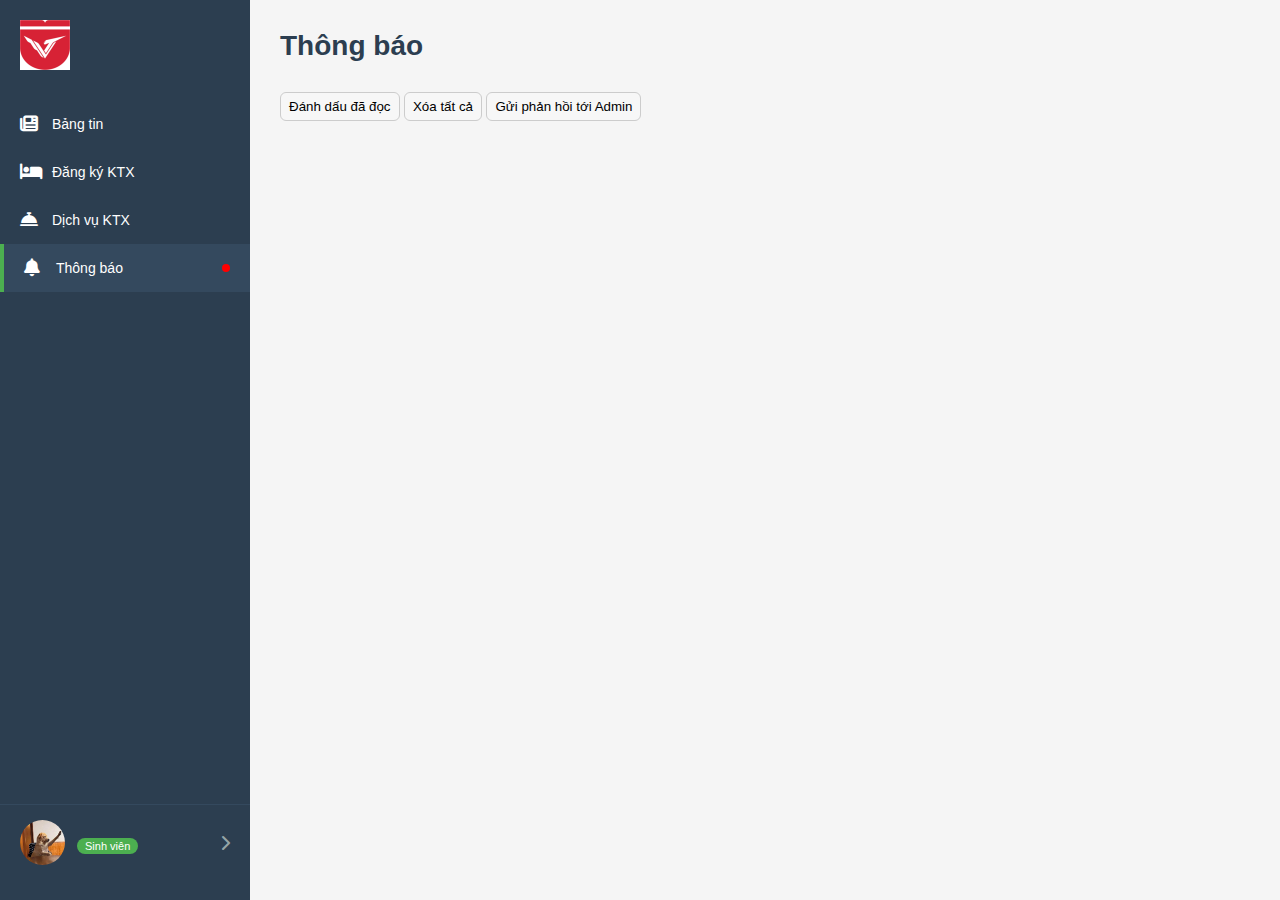
<file: src/notifications.html>
<!DOCTYPE html>
<html lang="vi">
<head>
    <meta charset="utf-8" />
    <meta name="viewport" content="width=device-width, initial-scale=1" />
    <title>Thông báo - VanLang</title>
    <link rel="stylesheet" href="styles.css">
    <link rel="stylesheet" href="feed.css">
    <link rel="stylesheet" href="https://cdnjs.cloudflare.com/ajax/libs/font-awesome/6.4.0/css/all.min.css">
    <style>
        .notifications-list { display:flex; flex-direction:column; gap:12px; }
        .notification-item { background:#fff; padding:12px; border-radius:8px; display:flex; justify-content:space-between; align-items:flex-start; gap:12px; border:1px solid #e8e8e8; }
        .notification-item.unread { border-left:4px solid #007bff; }
        .notification-body { flex:1; }
        .notification-time { color:#888; font-size:12px; }
        .notif-actions { display:flex; gap:8px; }
        .btn { padding:6px 8px; border-radius:6px; border:1px solid #ccc; background:#f7f7f7; cursor:pointer }
    </style>
</head>
<body>
    <div class="container">
        <aside class="sidebar">
            <div class="logo">
                <img src="../logo/vanlang.png" alt="VanLang" class="logo-image">
            </div>
            <nav class="nav-menu">
                <ul>
                    <li onclick="window.location.href='feed.html'">
                        <i class="fas fa-newspaper"></i>
                        <span>Bảng tin</span>
                    </li>
                    <li onclick="window.location.href='dorm.html'">
                        <i class="fas fa-bed"></i>
                        <span>Đăng ký KTX</span>
                    </li>
                    <li onclick="window.location.href='services.html'">
                        <i class="fas fa-concierge-bell"></i>
                        <span>Dịch vụ KTX</span>
                    </li>
                    <li class="active">
                        <i class="fas fa-bell"></i>
                        <span>Thông báo</span>
                        <span class="nav-dot" id="navNotificationDot"></span>
                    </li>
                    <li id="adminLink" style="display:none">
                        <i class="fas fa-user-shield"></i>
                        <span>Trang quản trị</span>
                    </li>
                </ul>
            </nav>

            <div class="user-profile">
                <img src="../logo/cho.jpg" alt="User" class="avatar-image" id="userAvatar">
                <div class="user-info">
                    <div class="user-name" id="userName"></div>
                    <span class="user-badge">Sinh viên</span>
                </div>
                <i class="fas fa-chevron-right"></i>
            </div>
        </aside>

        <main class="main-content">
            <h1 class="page-title">Thông báo</h1>

            <div class="admin-actions" style="margin-bottom:16px;">
                <button id="markAllRead" class="btn">Đánh dấu đã đọc</button>
                <button id="clearAll" class="btn">Xóa tất cả</button>
                <button id="composeBtn" class="btn btn-primary">Gửi phản hồi tới Admin</button>
            </div>

            <div id="notificationsContainer" class="notifications-list">
                <!-- Notification items -->
            </div>

            <!-- Compose modal -->
            <div id="composeModal" class="modal" style="display:none;">
                <div class="modal-content">
                    <div class="modal-header">
                        <h2>Gửi phản hồi tới Admin</h2>
                        <button class="close-btn" id="closeCompose">×</button>
                    </div>
                    <div class="modal-body">
                        <div class="form-group">
                            <label>Nội dung</label>
                            <textarea id="composeText" rows="5" class="form-control"></textarea>
                        </div>
                        <div style="margin-top:10px; text-align:right;">
                            <button class="btn" id="sendCompose">Gửi</button>
                        </div>
                    </div>
                </div>
            </div>

        </main>
    </div>

    <script src="admin-helper.js"></script>
    <script src="notifications.js"></script>
</body>
</html>
</file>
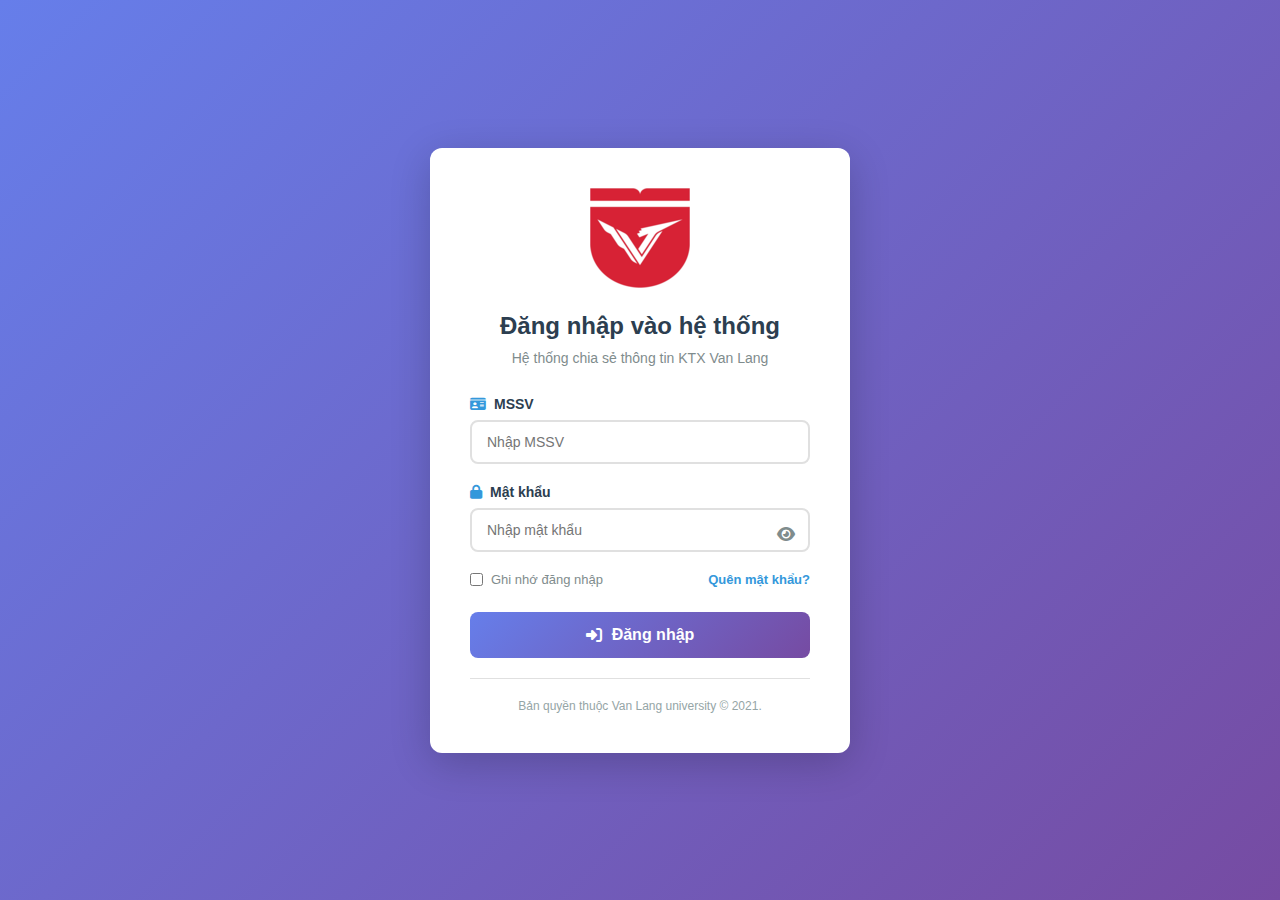
<file: src/services.html>
<!DOCTYPE html>
<html lang="vi">
<head>
    <meta charset="UTF-8">
    <meta name="viewport" content="width=device-width, initial-scale=1.0">
    <title>Dịch vụ KTX - VanLang</title>
    <link rel="stylesheet" href="styles.css">
    <link rel="stylesheet" href="services.css">
    <link rel="stylesheet" href="https://cdnjs.cloudflare.com/ajax/libs/font-awesome/6.4.0/css/all.min.css">
</head>
<body>
    <div class="container">
        <!-- Left Sidebar -->
        <aside class="sidebar">
            <div class="logo">
                <img src="../logo/vanlang.png" alt="VanLang" class="logo-image">
            </div>
            
            <nav class="nav-menu">
                <ul>
                    <!-- Lớp học menu removed -->
                    <li onclick="window.location.href='feed.html'">
                        <i class="fas fa-newspaper"></i>
                        <span>Bảng tin</span>
                    </li>
                    <li id="adminLink" style="display:none">
                        <i class="fas fa-user-shield"></i>
                        <span>Trang quản trị</span>
                    </li>
                    <li onclick="window.location.href='dorm.html'">
                        <i class="fas fa-bed"></i>
                        <span>Đăng ký KTX</span>
                    </li>
                    <li class="active">
                        <i class="fas fa-concierge-bell"></i>
                        <span>Dịch vụ KTX</span>
                        <span class="nav-dot"></span>
                    </li>
                    <li onclick="logout()">
                        <i class="fas fa-sign-out-alt"></i>
                        <span>Đăng xuất</span>
                    </li>
                </ul>
            </nav>

            <div class="user-profile">
                <img src="../logo/cho.jpg" alt="User" class="avatar-image" id="userAvatar">
                <div class="user-info">
                    <div class="user-name" id="userName"></div>
                    <span class="user-badge">Sinh viên</span>
                </div>
                <i class="fas fa-chevron-right"></i>
            </div>
        </aside>

        <!-- Main Content -->
        <main class="main-content">
            <div class="page-header">
                <h1 class="page-title">
                    <i class="fas fa-concierge-bell"></i>
                    Dịch vụ KTX
                </h1>
                <p class="page-subtitle">Đặt dịch vụ và quản lý yêu cầu</p>
            </div>

            <!-- Service Selection Section -->
            <div class="card">
                <div class="card-header">
                    <h2>
                        <i class="fas fa-list"></i>
                        2. Chọn dịch vụ sử dụng
                    </h2>
                </div>
                <div class="card-body">
                    <div class="services-grid">
                        <div class="service-card" onclick="selectService('giặt-ủi')">
                            <div class="service-icon">
                                <i class="fas fa-tshirt"></i>
                            </div>
                            <h3>Giặt ủi</h3>
                            <p>Từ 30.000đ</p>
                            <span class="service-badge">Phổ biến</span>
                        </div>

                        <div class="service-card" onclick="selectService('sửa-chữa')">
                            <div class="service-icon">
                                <i class="fas fa-tools"></i>
                            </div>
                            <h3>Sửa chữa</h3>
                            <p>Từ 50.000đ</p>
                            <span class="service-badge">Hỗ trợ nhanh</span>
                        </div>
                        <div class="service-card" onclick="selectService('gửi-giữ-xe')">
                            <div class="service-icon">
                                <i class="fas fa-bicycle"></i>
                            </div>
                            <h3>Gửi giữ xe</h3>
                            <p>Miễn phí</p>
                            <span class="service-badge">Tiện lợi</span>
                        </div>

                        <div class="service-card" onclick="selectService('internet')">
                            <div class="service-icon">
                                <i class="fas fa-wifi"></i>
                            </div>
                            <h3>Internet WiFi</h3>
                            <p>Từ 100.000đ/tháng</p>
                            <span class="service-badge">Hot</span>
                        </div>

                        <div class="service-card" onclick="selectService('vệ-sinh')">
                            <div class="service-icon">
                                <i class="fas fa-broom"></i>
                            </div>
                            <h3>Vệ sinh phòng</h3>
                            <p>Từ 40.000đ</p>
                            <span class="service-badge">Dọn dẹp</span>
                        </div>
                    </div>
                </div>
            </div>

            <!-- Request Form Section -->
            <div class="card" id="requestFormCard" style="display: none;">
                <div class="card-header">
                    <h2>
                        <i class="fas fa-edit"></i>
                        3. Mô tả yêu cầu
                    </h2>
                </div>
                <div class="card-body">
                    <form id="serviceRequestForm">
                        <div class="form-group">
                            <label>
                                <i class="fas fa-tag"></i>
                                Dịch vụ:
                            </label>
                            <div class="selected-service">
                                <span id="selectedServiceName">-</span>
                            </div>
                        </div>

                        <div class="form-group">
                            <label for="description">
                                <i class="fas fa-file-alt"></i>
                                Mô tả chi tiết:
                            </label>
                            <textarea id="description" class="form-control" rows="4" placeholder="Nhập mô tả chi tiết về yêu cầu của bạn..."></textarea>
                        </div>

                        <div class="form-group">
                            <label for="desiredTime">
                                <i class="fas fa-calendar-check"></i>
                                Thời gian mong muốn:
                            </label>
                            <input type="datetime-local" id="desiredTime" class="form-control">
                        </div>

                        <div class="form-group">
                            <label for="serviceAddress">
                                <i class="fas fa-map-marker-alt"></i>
                                Địa điểm:
                            </label>
                            <input type="text" id="serviceAddress" class="form-control" placeholder="Ví dụ: Phòng 101, KTX A">
                        </div>

                        <div class="price-summary">
                            <div class="price-row">
                                <span>Giá dịch vụ:</span>
                                <span id="servicePrice">0đ</span>
                            </div>
                            <div class="price-row">
                                <span>Phí dịch vụ:</span>
                                <span>5.000đ</span>
                            </div>
                            <div class="price-row total">
                                <span>Tổng cộng:</span>
                                <span id="totalPrice">5.000đ</span>
                            </div>
                        </div>

                        <button type="button" class="btn-secondary" onclick="showPaymentOptions()">
                            <i class="fas fa-credit-card"></i>
                            Gửi yêu cầu & Thanh toán
                        </button>
                    </form>
                </div>
            </div>

            <!-- Payment Options Modal -->
            <div id="paymentModal" class="modal">
                <div class="modal-content">
                    <div class="modal-header">
                        <h2>Chọn phương thức thanh toán</h2>
                        <button class="close-btn" onclick="closePaymentModal()">
                            <i class="fas fa-times"></i>
                        </button>
                    </div>
                    <div class="modal-body">
                        <div class="payment-methods">
                            <div class="payment-method" onclick="selectPaymentMethod('wallet')">
                                <i class="fas fa-wallet"></i>
                                <span>Ví điện tử</span>
                            </div>
                            <div class="payment-method" onclick="selectPaymentMethod('card')">
                                <i class="fas fa-credit-card"></i>
                                <span>Thẻ tín dụng</span>
                            </div>
                            <div class="payment-method" onclick="selectPaymentMethod('transfer')">
                                <i class="fas fa-university"></i>
                                <span>Chuyển khoản</span>
                            </div>
                        </div>

                        <div id="paymentConfirmation" style="display: none;">
                            <div class="alert alert-success">
                                <i class="fas fa-check-circle"></i>
                                <div>
                                    <strong>Thanh toán thành công!</strong>
                                    <p>Yêu cầu dịch vụ của bạn đã được gửi và đang xử lý.</p>
                                </div>
                            </div>
                            <button class="btn-primary" onclick="closePaymentModal()">
                                Hoàn tất
                            </button>
                        </div>
                    </div>
                </div>
            </div>

            <!-- History Section -->
            <div class="card">
                <div class="card-header">
                    <h2>
                        <i class="fas fa-history"></i>
                        4. Lịch sử giao dịch
                    </h2>
                </div>
                <div class="card-body">
                    <div id="historyList">
                        <!-- History items will be loaded here -->
                    </div>
                </div>
            </div>
        </main>
    </div>

    <script src="services.js"></script>
</body>
</html>
</file>
<file: src/styles.css>
* {
    margin: 0;
    padding: 0;
    box-sizing: border-box;
}

body {
    font-family: 'Segoe UI', Tahoma, Geneva, Verdana, sans-serif;
    background-color: #f5f5f5;
    color: #333;
}

/* Browser Header */
.browser-header {
    display: flex;
    align-items: center;
    padding: 8px 12px;
    background-color: #fff;
    border-bottom: 1px solid #e0e0e0;
    height: 40px;
}

.browser-controls {
    display: flex;
    gap: 5px;
    margin-right: 10px;
}

.browser-btn {
    width: 24px;
    height: 24px;
    display: flex;
    align-items: center;
    justify-content: center;
    cursor: pointer;
    color: #666;
    font-size: 12px;
}

.browser-btn:hover {
    background-color: #f0f0f0;
    border-radius: 4px;
}

.url-bar {
    flex: 1;
    background-color: #f0f0f0;
    border-radius: 20px;
    padding: 4px 16px;
    font-size: 13px;
    color: #333;
    margin-right: 10px;
}

.browser-actions {
    display: flex;
    align-items: center;
    gap: 15px;
}

.browser-icon {
    font-size: 16px;
    color: #666;
    cursor: pointer;
    position: relative;
}

.notification-dot {
    position: absolute;
    top: -2px;
    right: -2px;
    width: 8px;
    height: 8px;
    background-color: #ff0000;
    border-radius: 50%;
    border: 2px solid #fff;
}

.user-icon {
    width: 28px;
    height: 28px;
    background-color: #4A90E2;
    color: white;
    border-radius: 50%;
    display: flex;
    align-items: center;
    justify-content: center;
    font-size: 12px;
    font-weight: bold;
    padding: 0 6px;
    cursor: pointer;
}

.user-icon i {
    margin-left: 3px;
    font-size: 10px;
}

/* Container */
.container {
    display: flex;
    height: 100vh;
}

/* Sidebar */
.sidebar {
    width: 250px;
    background-color: #2C3E50;
    color: white;
    display: flex;
    flex-direction: column;
    padding: 20px 0;
}

.logo {
    display: flex;
    align-items: center;
    padding: 0 20px;
    margin-bottom: 30px;
}

.logo-image {
    max-width: 100%;
    height: auto;
    max-height: 50px;
}

/* Navigation Menu */
.nav-menu {
    flex: 1;
}

.nav-menu ul {
    list-style: none;
    padding: 0;
}

.nav-menu li {
    padding: 15px 20px;
    cursor: pointer;
    display: flex;
    align-items: center;
    transition: background-color 0.3s;
    position: relative;
}

.nav-menu li:hover {
    background-color: #34495E;
}

.nav-menu li.active {
    background-color: #34495E;
    border-left: 4px solid #4CAF50;
}

.nav-menu li i {
    margin-right: 12px;
    font-size: 18px;
    width: 20px;
}

.nav-menu li span:not(.nav-dot) {
    font-size: 14px;
}

.nav-dot {
    position: absolute;
    right: 20px;
    width: 8px;
    height: 8px;
    background-color: #ff0000;
    border-radius: 50%;
}

/* User Profile */
.user-profile {
    display: flex;
    align-items: center;
    padding: 15px 20px;
    border-top: 1px solid #34495E;
    cursor: pointer;
}

.user-profile:hover {
    background-color: #34495E;
}

.avatar {
    width: 45px;
    height: 45px;
    background-color: #4CAF50;
    border-radius: 50%;
    display: flex;
    align-items: center;
    justify-content: center;
    font-weight: bold;
    font-size: 16px;
    color: white;
    margin-right: 12px;
}

.avatar-image {
    width: 45px;
    height: 45px;
    border-radius: 50%;
    object-fit: cover;
    margin-right: 12px;
}

.user-info {
    flex: 1;
}

.user-name {
    font-size: 14px;
    font-weight: 600;
    margin-bottom: 4px;
}

.user-badge {
    display: inline-block;
    background-color: #4CAF50;
    color: white;
    padding: 2px 8px;
    border-radius: 12px;
    font-size: 11px;
}

.user-profile i {
    color: #95a5a6;
    margin-left: 10px;
}

/* Main Content */
.main-content {
    flex: 1;
    background-color: #F5F5F5;
    padding: 30px;
    overflow-y: auto;
}

.page-title {
    font-size: 28px;
    font-weight: bold;
    margin-bottom: 30px;
    color: #2C3E50;
}

/* Classes Section */
.classes-section {
    background-color: white;
    border-radius: 8px;
    padding: 20px;
    margin-bottom: 30px;
}

.classes-header {
    display: grid;
    grid-template-columns: 2fr 1fr 1fr 1fr 1fr;
    gap: 20px;
    padding: 15px;
    background-color: #F8F9FA;
    border-radius: 4px;
    margin-bottom: 20px;
    font-weight: 600;
    font-size: 13px;
    color: #666;
}

.class-item {
    display: grid;
    grid-template-columns: 2fr 1fr 1fr 1fr 1fr;
    gap: 20px;
    align-items: center;
    padding: 20px 15px;
    border-bottom: 1px solid #e0e0e0;
}

.class-item:last-child {
    border-bottom: none;
}

.class-info {
    display: flex;
    align-items: center;
}

.class-thumbnail {
    width: 60px;
    height: 40px;
    border-radius: 4px;
    margin-right: 15px;
    object-fit: cover;
}

.class-details {
    flex: 1;
}

.class-name {
    font-size: 14px;
    font-weight: 600;
    color: #2C3E50;
    margin-bottom: 5px;
}

.class-instructor {
    font-size: 13px;
    color: #666;
}

.class-sessions,
.class-students {
    font-size: 14px;
    color: #2C3E50;
}

.status-badge {
    display: inline-block;
    padding: 6px 12px;
    border-radius: 20px;
    font-size: 12px;
    font-weight: 600;
}

.status-badge.live {
    background-color: #E53E3E;
    color: white;
}

.enter-btn {
    background-color: #3498DB;
    color: white;
    border: none;
    padding: 8px 20px;
    border-radius: 4px;
    cursor: pointer;
    font-size: 14px;
    font-weight: 600;
    transition: background-color 0.3s;
}

.enter-btn:hover {
    background-color: #2980B9;
}

/* Footer */
.footer {
    text-align: center;
    padding: 20px 0;
    color: #666;
    font-size: 13px;
}

.footer p {
    margin: 5px 0;
}

.footer-love {
    margin-top: 10px;
}

.heart {
    color: #ff0000;
}

/* Responsive */
@media (max-width: 768px) {
    .sidebar {
        width: 200px;
    }
    
    .browser-header {
        font-size: 12px;
    }
    
    .url-bar {
        display: none;
    }
}
</file>
<file: src/admin.css>
/* Minimal admin styles - keep consistent with site */
.admin-main {
    padding: 24px;
}

.admin-actions {
    display: flex;
    gap: 8px;
    margin-bottom: 16px;
    flex-wrap: wrap;
}

.requests-container {
    display: flex;
    flex-direction: column;
    gap: 12px;
}

.request-card {
    border: 1px solid #e0e0e0;
    padding: 12px;
    border-radius: 8px;
    background: #fff;
    display: flex;
    justify-content: space-between;
    align-items: flex-start;
    gap: 12px;
}

.request-info {
    flex: 1 1 auto;
}

.request-meta {
    color: #666;
    font-size: 13px;
    margin-bottom: 6px;
}

.request-actions {
    display: flex;
    gap: 8px;
}

.btn { padding: 8px 10px; border-radius: 6px; border: 1px solid #ccc; background: #f7f7f7; cursor: pointer; }
.btn-primary { background:#007bff; color:white; border-color: #007bff; }
.btn-danger { background:#dc3545; color:white; border-color: #dc3545; }
/* admin mode toggle buttons */
.admin-mode { display: inline-flex; gap: 6px; align-items: center; }
.btn-toggle { background: #f0f0f0; border: 1px solid #ccc; padding: 8px 12px; border-radius: 6px; cursor: pointer; }
.btn-toggle.active { background: #c82333; color: white; border-color: #bd2130; }

/* Reports styles */
.reports-summary { display:flex; gap:12px; flex-wrap:wrap; margin-bottom:16px; }
.report-card { background: #fff; padding:12px; border-radius:8px; border:1px solid #e6e6e6; min-width:160px; flex:1 1 160px; }
.report-card h3 { margin:0 0 6px 0; font-size:16px; }
.report-card .value { font-size:20px; font-weight:700; color:#333; }
.chart-area { background:#fff; padding:12px; border-radius:8px; border:1px solid #e6e6e6; }
.bar-chart { display:flex; align-items:flex-end; gap:8px; height:140px; padding:8px; }
.bar { width:28px; background:#007bff; border-radius:4px 4px 0 0; display:flex; align-items:flex-end; justify-content:center; color:#fff; font-size:12px; }
.chart-labels { display:flex; gap:8px; margin-top:8px; justify-content:center; }
.chart-labels span { font-size:12px; color:#555; }
.services-table { width:100%; border-collapse:collapse; margin-top:12px; }
.services-table th, .services-table td { border:1px solid #eaeaea; padding:8px; text-align:left; }
.status-badge { padding: 6px 8px; border-radius: 6px; font-weight: 600; }
.status-pending { background: #fff3cd; color: #856404; }
.status-processing { background: #cce5ff; color: #004085; }
.status-completed { background:#d4edda; color:#155724; }
.status-cancelled { background:#f8d7da; color:#721c24; }

.small { font-size: 13px; color: #444; }

/* User Management Styles */
.admin-user-management {
    padding: 20px;
    background: #fff;
    border-radius: 8px;
    box-shadow: 0 1px 3px rgba(0,0,0,0.1);
}

.user-form {
    max-width: 600px;
    margin-bottom: 30px;
    padding: 20px;
    background: #f8f9fa;
    border-radius: 8px;
}

.form-group {
    margin-bottom: 15px;
}

.form-group label {
    display: block;
    margin-bottom: 5px;
    font-weight: 500;
}

.form-group input,
.form-group select {
    width: 100%;
    padding: 8px;
    border: 1px solid #ddd;
    border-radius: 4px;
}

.form-group small {
    display: block;
    color: #666;
    margin-top: 4px;
}

.form-actions {
    display: flex;
    gap: 10px;
    margin-top: 20px;
}

.user-list {
    margin-top: 20px;
}

.list-actions {
    display: flex;
    justify-content: space-between;
    align-items: center;
    margin-bottom: 15px;
}

.user-list table {
    width: 100%;
    border-collapse: collapse;
    margin-top: 10px;
}

.user-list th,
.user-list td {
    padding: 12px;
    text-align: left;
    border-bottom: 1px solid #ddd;
}

.user-list th {
    background: #f8f9fa;
    font-weight: 600;
}

.user-actions {
    display: flex;
    gap: 8px;
}

.status-active {
    background: #d4edda;
    color: #155724;
    padding: 4px 8px;
    border-radius: 4px;
    font-size: 12px;
}

.status-locked {
    background: #f8d7da;
    color: #721c24;
    padding: 4px 8px;
    border-radius: 4px;
    font-size: 12px;
}

.status-deleted {
    background: #6c757d;
    color: #fff;
    padding: 4px 8px;
    border-radius: 4px;
    font-size: 12px;
}

.btn-success {
    background: #28a745;
    color: white;
    border-color: #28a745;
}
</file>
<file: src/dorm.css>
/* Dormitory Registration Page Styles */

.page-header {
    margin-bottom: 30px;
}

.page-title {
    font-size: 28px;
    font-weight: bold;
    color: #2C3E50;
    display: flex;
    align-items: center;
    gap: 12px;
    margin-bottom: 8px;
}

.page-title i {
    color: #667eea;
}

.page-subtitle {
    color: #7f8c8d;
    font-size: 14px;
}

/* Card Styles */
.card {
    background: white;
    border-radius: 12px;
    padding: 25px;
    margin-bottom: 20px;
    box-shadow: 0 2px 8px rgba(0,0,0,0.1);
    transition: all 0.3s;
}

.card:hover {
    box-shadow: 0 4px 16px rgba(0,0,0,0.15);
}

.card-header {
    margin-bottom: 20px;
    padding-bottom: 15px;
    border-bottom: 2px solid #f0f0f0;
}

.card-header h2 {
    font-size: 20px;
    color: #2C3E50;
    display: flex;
    align-items: center;
    gap: 10px;
}

.card-header h2 i {
    color: #667eea;
}

.card-body {
    padding: 5px 0;
}

/* Info Row Styles */
.info-row {
    display: flex;
    padding: 12px 0;
    border-bottom: 1px solid #f0f0f0;
}

.info-row:last-child {
    border-bottom: none;
}

.info-label {
    font-weight: 600;
    color: #2C3E50;
    min-width: 180px;
    display: flex;
    align-items: center;
    gap: 8px;
}

.info-label i {
    color: #667eea;
    width: 20px;
}

.info-value {
    flex: 1;
    color: #555;
}

/* Status Badge */
.status-badge {
    display: inline-block;
    padding: 6px 12px;
    border-radius: 20px;
    font-size: 12px;
    font-weight: 600;
}

.status-badge.active {
    background: #d4edda;
    color: #155724;
}

.status-badge.pending {
    background: #fff3cd;
    color: #856404;
}

.status-badge.expired {
    background: #f8d7da;
    color: #721c24;
}

.status-badge.approved {
    background: #d1ecf1;
    color: #0c5460;
}

/* Buttons */
.btn-primary,
.btn-secondary {
    padding: 12px 24px;
    border: none;
    border-radius: 8px;
    font-size: 14px;
    font-weight: 600;
    cursor: pointer;
    transition: all 0.3s;
    display: inline-flex;
    align-items: center;
    gap: 8px;
}

.btn-primary {
    background: linear-gradient(135deg, #667eea 0%, #764ba2 100%);
    color: white;
}

.btn-primary:hover:not(:disabled) {
    transform: translateY(-2px);
    box-shadow: 0 4px 12px rgba(102, 126, 234, 0.4);
}

.btn-primary:disabled {
    opacity: 0.5;
    cursor: not-allowed;
}

.btn-secondary {
    background: #f0f0f0;
    color: #2C3E50;
}

.btn-secondary:hover {
    background: #e0e0e0;
}

/* Form Styles */
.form-group {
    margin-bottom: 20px;
}

.form-group label {
    display: block;
    margin-bottom: 8px;
    color: #2C3E50;
    font-weight: 600;
    font-size: 14px;
    display: flex;
    align-items: center;
    gap: 8px;
}

.form-group label i {
    color: #667eea;
}

.form-control {
    width: 100%;
    padding: 12px 15px;
    border: 2px solid #e0e0e0;
    border-radius: 8px;
    font-size: 14px;
    font-family: inherit;
    transition: all 0.3s;
}

.form-control:focus {
    outline: none;
    border-color: #667eea;
    box-shadow: 0 0 0 3px rgba(102, 126, 234, 0.1);
}

/* Empty State */
.empty-state {
    text-align: center;
    padding: 40px 20px;
    color: #7f8c8d;
}

.empty-state i {
    font-size: 64px;
    color: #e0e0e0;
    margin-bottom: 20px;
}

.empty-state p {
    margin-bottom: 20px;
    font-size: 16px;
}

/* Alert Styles */
.alert {
    padding: 15px 20px;
    border-radius: 8px;
    margin-top: 20px;
    display: flex;
    align-items: flex-start;
    gap: 12px;
}

.alert i {
    font-size: 20px;
}

.alert-success {
    background: #d4edda;
    color: #155724;
    border-left: 4px solid #28a745;
}

.alert-info {
    background: #d1ecf1;
    color: #0c5460;
    border-left: 4px solid #17a2b8;
}

.alert-warning {
    background: #fff3cd;
    color: #856404;
    border-left: 4px solid #ffc107;
}

/* Modal Styles */
.modal {
    display: none;
    position: fixed;
    top: 0;
    left: 0;
    width: 100%;
    height: 100%;
    background: rgba(0, 0, 0, 0.5);
    z-index: 1000;
    animation: fadeIn 0.3s;
}

@keyframes fadeIn {
    from {
        opacity: 0;
    }
    to {
        opacity: 1;
    }
}

.modal-content {
    position: absolute;
    top: 50%;
    left: 50%;
    transform: translate(-50%, -50%);
    background: white;
    border-radius: 12px;
    width: 90%;
    max-width: 500px;
    max-height: 90vh;
    overflow-y: auto;
    animation: slideDown 0.3s;
}

@keyframes slideDown {
    from {
        opacity: 0;
        transform: translate(-50%, -60%);
    }
    to {
        opacity: 1;
        transform: translate(-50%, -50%);
    }
}

.modal-header {
    display: flex;
    justify-content: space-between;
    align-items: center;
    padding: 20px 25px;
    border-bottom: 2px solid #f0f0f0;
}

.modal-header h2 {
    font-size: 20px;
    color: #2C3E50;
}

.close-btn {
    background: none;
    border: none;
    font-size: 20px;
    color: #7f8c8d;
    cursor: pointer;
    transition: color 0.3s;
}

.close-btn:hover {
    color: #e74c3c;
}

.modal-body {
    padding: 25px;
}

/* Responsive */
@media (max-width: 768px) {
    .info-row {
        flex-direction: column;
        gap: 8px;
    }
    
    .info-label {
        min-width: auto;
    }
    
    .btn-primary,
    .btn-secondary {
        width: 100%;
        justify-content: center;
    }
}
</file>
<file: src/feed.css>
/* Feed Page Styles */
.feed-container {
    max-width: 700px;
    margin: 0 auto;
}

/* Create Post Section */
.create-post-section {
    background: white;
    border-radius: 12px;
    padding: 20px;
    margin-bottom: 20px;
    box-shadow: 0 2px 8px rgba(0,0,0,0.1);
}

.create-post-header {
    display: flex;
    justify-content: space-between;
    align-items: center;
}

.user-info-small {
    display: flex;
    align-items: center;
}

.avatar-small {
    width: 45px;
    height: 45px;
    border-radius: 50%;
    object-fit: cover;
    margin-right: 12px;
}

.user-details-small {
    display: flex;
    flex-direction: column;
}

.user-name-small {
    font-weight: 600;
    color: #2C3E50;
    font-size: 15px;
}

.post-type-indicator {
    font-size: 12px;
    color: #7f8c8d;
}

.toggle-create-btn {
    background: linear-gradient(135deg, #667eea 0%, #764ba2 100%);
    color: white;
    border: none;
    padding: 10px 20px;
    border-radius: 20px;
    cursor: pointer;
    font-weight: 600;
    display: flex;
    align-items: center;
    gap: 8px;
    transition: all 0.3s;
}

.toggle-create-btn:hover {
    transform: translateY(-2px);
    box-shadow: 0 4px 12px rgba(102, 126, 234, 0.4);
}

/* Post Type Selector */
.post-type-selector {
    background: white;
    border-radius: 12px;
    padding: 25px;
    margin-bottom: 20px;
    box-shadow: 0 2px 8px rgba(0,0,0,0.1);
}

.post-type-selector h3 {
    margin-bottom: 20px;
    color: #2C3E50;
}

.post-types {
    display: grid;
    grid-template-columns: repeat(3, 1fr);
    gap: 15px;
}

.post-type-btn {
    background: #f8f9fa;
    border: 2px solid #e0e0e0;
    padding: 20px;
    border-radius: 12px;
    cursor: pointer;
    transition: all 0.3s;
    display: flex;
    flex-direction: column;
    align-items: center;
    gap: 10px;
    font-size: 14px;
    font-weight: 600;
    color: #2C3E50;
}

.post-type-btn i {
    font-size: 32px;
    color: #667eea;
}

.post-type-btn:hover {
    border-color: #667eea;
    background: #f0f4ff;
    transform: translateY(-2px);
}

/* Create Post Form */
.create-post-form {
    background: white;
    border-radius: 12px;
    padding: 25px;
    margin-bottom: 20px;
    box-shadow: 0 2px 8px rgba(0,0,0,0.1);
}

.form-header {
    display: flex;
    justify-content: space-between;
    align-items: center;
    margin-bottom: 20px;
    padding-bottom: 15px;
    border-bottom: 2px solid #f0f0f0;
}

.form-header h3 {
    color: #2C3E50;
    font-size: 20px;
}

.close-btn {
    background: none;
    border: none;
    font-size: 20px;
    color: #7f8c8d;
    cursor: pointer;
    transition: color 0.3s;
}

.close-btn:hover {
    color: #e74c3c;
}

.form-group {
    margin-bottom: 20px;
}

.form-group label {
    display: block;
    margin-bottom: 8px;
    color: #2C3E50;
    font-weight: 600;
    font-size: 14px;
}

.form-group input[type="text"],
.form-group textarea {
    width: 100%;
    padding: 12px 15px;
    border: 2px solid #e0e0e0;
    border-radius: 8px;
    font-size: 14px;
    font-family: inherit;
    transition: all 0.3s;
}

.form-group input[type="text"]:focus,
.form-group textarea:focus {
    outline: none;
    border-color: #667eea;
    box-shadow: 0 0 0 3px rgba(102, 126, 234, 0.1);
}

.form-group textarea {
    resize: vertical;
    min-height: 100px;
}

.form-group input[type="file"] {
    padding: 10px;
    border: 2px dashed #e0e0e0;
    border-radius: 8px;
    width: 100%;
    cursor: pointer;
}

.file-preview {
    margin-top: 10px;
    max-width: 100%;
    border-radius: 8px;
    overflow: hidden;
}

.file-preview img {
    width: 100%;
    max-height: 200px;
    object-fit: cover;
}

.radio-group {
    display: flex;
    gap: 20px;
}

.radio-label {
    display: flex;
    align-items: center;
    gap: 8px;
    cursor: pointer;
    font-weight: normal;
}

.radio-label input {
    margin: 0;
    cursor: pointer;
}

.form-actions {
    display: flex;
    justify-content: flex-end;
    gap: 15px;
    margin-top: 25px;
}

.cancel-btn,
.submit-btn {
    padding: 12px 24px;
    border: none;
    border-radius: 8px;
    font-size: 14px;
    font-weight: 600;
    cursor: pointer;
    transition: all 0.3s;
}

.cancel-btn {
    background: #e0e0e0;
    color: #2C3E50;
}

.cancel-btn:hover {
    background: #d0d0d0;
}

.submit-btn {
    background: linear-gradient(135deg, #667eea 0%, #764ba2 100%);
    color: white;
    display: flex;
    align-items: center;
    gap: 8px;
}

.submit-btn:hover {
    transform: translateY(-2px);
    box-shadow: 0 4px 12px rgba(102, 126, 234, 0.4);
}

/* Posts Container */
.posts-container {
    display: flex;
    flex-direction: column;
    gap: 20px;
}

/* Post Card */
.post-card {
    background: white;
    border-radius: 12px;
    padding: 20px;
    box-shadow: 0 2px 8px rgba(0,0,0,0.1);
    transition: all 0.3s;
}

.post-card:hover {
    box-shadow: 0 4px 16px rgba(0,0,0,0.15);
}

.post-header {
    display: flex;
    justify-content: space-between;
    align-items: flex-start;
    margin-bottom: 15px;
}

.post-author-info {
    display: flex;
    gap: 12px;
}

.post-author-avatar {
    width: 45px;
    height: 45px;
    background: linear-gradient(135deg, #667eea 0%, #764ba2 100%);
    border-radius: 50%;
    display: flex;
    align-items: center;
    justify-content: center;
    color: white;
    font-weight: bold;
    font-size: 16px;
}

.post-author-details {
    flex: 1;
}

.post-author-name {
    font-weight: 600;
    color: #2C3E50;
    font-size: 15px;
    margin-bottom: 4px;
}

.post-meta {
    display: flex;
    gap: 10px;
    align-items: center;
    font-size: 12px;
    color: #7f8c8d;
}

.post-type-badge {
    display: inline-block;
    padding: 3px 10px;
    border-radius: 12px;
    font-size: 11px;
    font-weight: 600;
    margin-left: 10px;
}

.post-type-badge.thong-bao {
    background: #ffe6e6;
    color: #e74c3c;
}

.post-type-badge.hoi-dap {
    background: #e6f3ff;
    color: #3498DB;
}

.post-type-badge.trao-doi {
    background: #e6ffe6;
    color: #27ae60;
}

.post-content {
    margin-bottom: 15px;
}

.post-title {
    font-size: 18px;
    font-weight: 600;
    color: #2C3E50;
    margin-bottom: 10px;
}

.post-text {
    font-size: 14px;
    color: #555;
    line-height: 1.6;
    white-space: pre-wrap;
}

.post-image {
    width: 100%;
    border-radius: 8px;
    margin: 15px 0;
}

.post-tags {
    display: flex;
    gap: 8px;
    flex-wrap: wrap;
    margin-top: 10px;
}

.post-tag {
    background: #f0f4ff;
    color: #667eea;
    padding: 4px 12px;
    border-radius: 12px;
    font-size: 12px;
    font-weight: 600;
}

.post-actions {
    display: flex;
    gap: 30px;
    padding-top: 15px;
    border-top: 1px solid #f0f0f0;
}

.action-btn {
    background: none;
    border: none;
    display: flex;
    align-items: center;
    gap: 8px;
    color: #7f8c8d;
    cursor: pointer;
    font-size: 14px;
    font-weight: 600;
    transition: all 0.3s;
}

.action-btn:hover {
    color: #667eea;
}

.action-btn.active {
    color: #667eea;
}

.action-btn.liked {
    color: #e74c3c;
}

.action-count {
    font-weight: 600;
}

/* Comments Section */
.comments-section {
    margin-top: 15px;
    border-top: 1px solid #f0f0f0;
    padding-top: 15px;
}

.comment {
    display: flex;
    gap: 10px;
    margin-bottom: 15px;
}

.comment-avatar {
    width: 35px;
    height: 35px;
    background: linear-gradient(135deg, #667eea 0%, #764ba2 100%);
    border-radius: 50%;
    display: flex;
    align-items: center;
    justify-content: center;
    color: white;
    font-weight: bold;
    font-size: 13px;
    flex-shrink: 0;
}

.comment-content {
    flex: 1;
    background: #f8f9fa;
    padding: 12px;
    border-radius: 12px;
}

.comment-author {
    font-weight: 600;
    color: #2C3E50;
    font-size: 13px;
    margin-bottom: 5px;
}

.comment-text {
    font-size: 13px;
    color: #555;
    line-height: 1.5;
}

.comment-input-area {
    display: flex;
    gap: 10px;
    margin-top: 10px;
}

.comment-input {
    flex: 1;
    padding: 8px 12px;
    border: 2px solid #e0e0e0;
    border-radius: 20px;
    font-size: 13px;
}

.comment-input:focus {
    outline: none;
    border-color: #667eea;
}

.comment-submit-btn {
    background: #667eea;
    color: white;
    border: none;
    padding: 8px 16px;
    border-radius: 20px;
    cursor: pointer;
    font-size: 13px;
    font-weight: 600;
}

/* Notification Modal */
.notification-modal {
    display: none;
    position: fixed;
    top: 0;
    left: 0;
    width: 100%;
    height: 100%;
    background: rgba(0, 0, 0, 0.5);
    z-index: 1000;
}

.notification-content {
    position: absolute;
    top: 50%;
    left: 50%;
    transform: translate(-50%, -50%);
    background: white;
    border-radius: 12px;
    padding: 30px;
    max-width: 400px;
    width: 90%;
}

.notification-content h3 {
    margin-bottom: 20px;
    color: #2C3E50;
}

.notification-item {
    padding: 15px;
    background: #f8f9fa;
    border-radius: 8px;
    margin-bottom: 10px;
    font-size: 14px;
    color: #2C3E50;
}

/* Empty State */
.empty-state {
    text-align: center;
    padding: 60px 20px;
    color: #7f8c8d;
}

.empty-state i {
    font-size: 64px;
    margin-bottom: 20px;
    color: #e0e0e0;
}

.empty-state h3 {
    margin-bottom: 10px;
    color: #2C3E50;
}
</file>
<file: src/feedback.css>
.feedback-form {
    max-width: 600px;
    margin: 20px auto;
    padding: 20px;
    background: #fff;
    border-radius: 8px;
    box-shadow: 0 2px 4px rgba(0, 0, 0, 0.1);
}

.form-group {
    margin-bottom: 15px;
}

.form-group label {
    display: block;
    margin-bottom: 5px;
    font-weight: 500;
}

.form-group select,
.form-group textarea {
    width: 100%;
    padding: 8px;
    border: 1px solid #ddd;
    border-radius: 4px;
    font-size: 14px;
}

.form-group textarea {
    resize: vertical;
    min-height: 100px;
}

.submit-btn {
    background-color: #4CAF50;
    color: white;
    padding: 10px 20px;
    border: none;
    border-radius: 4px;
    cursor: pointer;
    width: 100%;
    font-size: 16px;
}

.submit-btn:hover {
    background-color: #45a049;
}

.feedback-status {
    margin-top: 15px;
    padding: 10px;
    border-radius: 4px;
    text-align: center;
}

.feedback-status.success {
    background-color: #dff0d8;
    color: #3c763d;
}

.feedback-status.error {
    background-color: #f2dede;
    color: #a94442;
}
</file>
<file: src/login.css>
.login-container {
    min-height: 100vh;
    display: flex;
    align-items: center;
    justify-content: center;
    background: linear-gradient(135deg, #667eea 0%, #764ba2 100%);
    padding: 20px;
}

.login-box {
    background: white;
    border-radius: 12px;
    box-shadow: 0 10px 40px rgba(0, 0, 0, 0.2);
    width: 100%;
    max-width: 420px;
    padding: 40px;
    animation: fadeInUp 0.5s ease;
}

@keyframes fadeInUp {
    from {
        opacity: 0;
        transform: translateY(30px);
    }
    to {
        opacity: 1;
        transform: translateY(0);
    }
}

.login-header {
    text-align: center;
    margin-bottom: 30px;
}

.login-logo {
    max-width: 150px;
    height: auto;
    margin-bottom: 20px;
}

.login-header h2 {
    color: #2C3E50;
    font-size: 24px;
    margin-bottom: 10px;
}

.login-header p {
    color: #7f8c8d;
    font-size: 14px;
}

.login-form {
    margin-bottom: 20px;
}

.form-group {
    margin-bottom: 20px;
    position: relative;
}

.form-group label {
    display: flex;
    align-items: center;
    margin-bottom: 8px;
    color: #2C3E50;
    font-size: 14px;
    font-weight: 600;
}

.form-group label i {
    margin-right: 8px;
    color: #3498DB;
}

.form-group input {
    width: 100%;
    padding: 12px 15px;
    border: 2px solid #e0e0e0;
    border-radius: 8px;
    font-size: 14px;
    transition: all 0.3s;
}

.form-group input:focus {
    outline: none;
    border-color: #3498DB;
    box-shadow: 0 0 0 3px rgba(52, 152, 219, 0.1);
}

.toggle-password {
    position: absolute;
    right: 15px;
    top: 42px;
    cursor: pointer;
    color: #7f8c8d;
    transition: color 0.3s;
}

.toggle-password:hover {
    color: #3498DB;
}

.form-options {
    display: flex;
    justify-content: space-between;
    align-items: center;
    margin-bottom: 25px;
    font-size: 13px;
}

.remember-me {
    display: flex;
    align-items: center;
    color: #7f8c8d;
    cursor: pointer;
}

.remember-me input {
    margin-right: 8px;
    cursor: pointer;
}

.forgot-password {
    color: #3498DB;
    text-decoration: none;
    font-weight: 600;
    transition: color 0.3s;
}

.forgot-password:hover {
    color: #2980B9;
}

.login-btn {
    width: 100%;
    padding: 14px;
    background: linear-gradient(135deg, #667eea 0%, #764ba2 100%);
    color: white;
    border: none;
    border-radius: 8px;
    font-size: 16px;
    font-weight: 600;
    cursor: pointer;
    transition: all 0.3s;
    display: flex;
    align-items: center;
    justify-content: center;
    gap: 10px;
}

.login-btn:hover {
    transform: translateY(-2px);
    box-shadow: 0 5px 20px rgba(102, 126, 234, 0.4);
}

.login-btn:active {
    transform: translateY(0);
}

.login-footer {
    text-align: center;
    margin-top: 20px;
    padding-top: 20px;
    border-top: 1px solid #e0e0e0;
}

.login-footer p {
    color: #95a5a6;
    font-size: 12px;
}
</file>
<file: src/services.css>
/* Services Page Styles */

.page-header {
    margin-bottom: 30px;
}

.page-title {
    font-size: 28px;
    font-weight: bold;
    color: #2C3E50;
    display: flex;
    align-items: center;
    gap: 12px;
    margin-bottom: 8px;
}

.page-title i {
    color: #667eea;
}

.page-subtitle {
    color: #7f8c8d;
    font-size: 14px;
}

/* Card Styles */
.card {
    background: white;
    border-radius: 12px;
    padding: 25px;
    margin-bottom: 20px;
    box-shadow: 0 2px 8px rgba(0,0,0,0.1);
    transition: all 0.3s;
}

.card:hover {
    box-shadow: 0 4px 16px rgba(0,0,0,0.15);
}

.card-header {
    margin-bottom: 20px;
    padding-bottom: 15px;
    border-bottom: 2px solid #f0f0f0;
}

.card-header h2 {
    font-size: 20px;
    color: #2C3E50;
    display: flex;
    align-items: center;
    gap: 10px;
}

.card-header h2 i {
    color: #667eea;
}

.card-body {
    padding: 5px 0;
}

/* Services Grid */
.services-grid {
    display: grid;
    grid-template-columns: repeat(auto-fill, minmax(200px, 1fr));
    gap: 20px;
    margin-top: 15px;
}

.service-card {
    background: linear-gradient(135deg, #f8f9fa 0%, #e9ecef 100%);
    border: 2px solid #e0e0e0;
    border-radius: 12px;
    padding: 25px;
    text-align: center;
    cursor: pointer;
    transition: all 0.3s;
    position: relative;
}

.service-card:hover {
    transform: translateY(-5px);
    box-shadow: 0 8px 20px rgba(102, 126, 234, 0.3);
    border-color: #667eea;
}

.service-card.selected {
    background: linear-gradient(135deg, #667eea 0%, #764ba2 100%);
    color: white;
    border-color: #667eea;
}

.service-icon {
    font-size: 48px;
    color: #667eea;
    margin-bottom: 15px;
}

.service-card.selected .service-icon {
    color: white;
}

.service-card h3 {
    font-size: 18px;
    font-weight: 600;
    color: #2C3E50;
    margin-bottom: 8px;
}

.service-card.selected h3 {
    color: white;
}

.service-card p {
    font-size: 14px;
    color: #7f8c8d;
    margin-bottom: 10px;
}

.service-card.selected p {
    color: rgba(255, 255, 255, 0.9);
}

.service-badge {
    display: inline-block;
    padding: 4px 10px;
    border-radius: 12px;
    font-size: 11px;
    font-weight: 600;
    background: #fff3cd;
    color: #856404;
}

.service-card.selected .service-badge {
    background: rgba(255, 255, 255, 0.3);
    color: white;
}

/* Form Styles */
.form-group {
    margin-bottom: 20px;
}

.form-group label {
    display: block;
    margin-bottom: 8px;
    color: #2C3E50;
    font-weight: 600;
    font-size: 14px;
    display: flex;
    align-items: center;
    gap: 8px;
}

.form-group label i {
    color: #667eea;
}

.form-control {
    width: 100%;
    padding: 12px 15px;
    border: 2px solid #e0e0e0;
    border-radius: 8px;
    font-size: 14px;
    font-family: inherit;
    transition: all 0.3s;
}

.form-control:focus {
    outline: none;
    border-color: #667eea;
    box-shadow: 0 0 0 3px rgba(102, 126, 234, 0.1);
}

.selected-service {
    padding: 12px 15px;
    background: #f8f9fa;
    border-radius: 8px;
    font-weight: 600;
    color: #667eea;
}

/* Price Summary */
.price-summary {
    background: #f8f9fa;
    border-radius: 8px;
    padding: 20px;
    margin-bottom: 20px;
}

.price-row {
    display: flex;
    justify-content: space-between;
    padding: 10px 0;
    font-size: 14px;
    color: #555;
}

.price-row.total {
    border-top: 2px solid #e0e0e0;
    margin-top: 10px;
    padding-top: 15px;
    font-size: 18px;
    font-weight: 700;
    color: #2C3E50;
}

/* Buttons */
.btn-primary,
.btn-secondary {
    padding: 12px 24px;
    border: none;
    border-radius: 8px;
    font-size: 14px;
    font-weight: 600;
    cursor: pointer;
    transition: all 0.3s;
    display: inline-flex;
    align-items: center;
    gap: 8px;
    width: 100%;
    justify-content: center;
}

.btn-primary {
    background: linear-gradient(135deg, #667eea 0%, #764ba2 100%);
    color: white;
}

.btn-primary:hover:not(:disabled) {
    transform: translateY(-2px);
    box-shadow: 0 4px 12px rgba(102, 126, 234, 0.4);
}

.btn-primary:disabled {
    opacity: 0.5;
    cursor: not-allowed;
}

.btn-secondary {
    background: #f0f0f0;
    color: #2C3E50;
}

.btn-secondary:hover {
    background: #e0e0e0;
}

/* Payment Modal */
.modal {
    display: none;
    position: fixed;
    top: 0;
    left: 0;
    width: 100%;
    height: 100%;
    background: rgba(0, 0, 0, 0.5);
    z-index: 1000;
    animation: fadeIn 0.3s;
}

@keyframes fadeIn {
    from {
        opacity: 0;
    }
    to {
        opacity: 1;
    }
}

.modal-content {
    position: absolute;
    top: 50%;
    left: 50%;
    transform: translate(-50%, -50%);
    background: white;
    border-radius: 12px;
    width: 90%;
    max-width: 500px;
    max-height: 90vh;
    overflow-y: auto;
    animation: slideDown 0.3s;
}

@keyframes slideDown {
    from {
        opacity: 0;
        transform: translate(-50%, -60%);
    }
    to {
        opacity: 1;
        transform: translate(-50%, -50%);
    }
}

.modal-header {
    display: flex;
    justify-content: space-between;
    align-items: center;
    padding: 20px 25px;
    border-bottom: 2px solid #f0f0f0;
}

.modal-header h2 {
    font-size: 20px;
    color: #2C3E50;
}

.close-btn {
    background: none;
    border: none;
    font-size: 20px;
    color: #7f8c8d;
    cursor: pointer;
    transition: color 0.3s;
}

.close-btn:hover {
    color: #e74c3c;
}

.modal-body {
    padding: 25px;
}

.payment-methods {
    display: grid;
    gap: 15px;
}

.payment-method {
    display: flex;
    align-items: center;
    gap: 15px;
    padding: 20px;
    border: 2px solid #e0e0e0;
    border-radius: 8px;
    cursor: pointer;
    transition: all 0.3s;
}

.payment-method:hover {
    border-color: #667eea;
    background: #f8f9fa;
}

.payment-method.selected {
    border-color: #667eea;
    background: #f0f4ff;
}

.payment-method i {
    font-size: 32px;
    color: #667eea;
}

.payment-method span {
    font-size: 16px;
    font-weight: 600;
    color: #2C3E50;
}

/* Alert Styles */
.alert {
    padding: 15px 20px;
    border-radius: 8px;
    margin-top: 20px;
    display: flex;
    align-items: flex-start;
    gap: 12px;
}

.alert i {
    font-size: 20px;
}

.alert-success {
    background: #d4edda;
    color: #155724;
    border-left: 4px solid #28a745;
}

/* History Styles */
.history-item {
    background: #f8f9fa;
    border-radius: 8px;
    padding: 20px;
    margin-bottom: 15px;
    border-left: 4px solid #667eea;
}

.history-header {
    display: flex;
    justify-content: space-between;
    align-items: flex-start;
    margin-bottom: 15px;
}

.history-title {
    font-size: 16px;
    font-weight: 600;
    color: #2C3E50;
    margin-bottom: 5px;
}

.history-date {
    font-size: 12px;
    color: #7f8c8d;
}

.status-badge {
    display: inline-block;
    padding: 4px 12px;
    border-radius: 12px;
    font-size: 12px;
    font-weight: 600;
}

.status-badge.pending {
    background: #fff3cd;
    color: #856404;
}

.status-badge.processing {
    background: #d1ecf1;
    color: #0c5460;
}

.status-badge.completed {
    background: #d4edda;
    color: #155724;
}

.status-badge.cancelled {
    background: #f8d7da;
    color: #721c24;
}

.history-details {
    display: grid;
    gap: 8px;
    font-size: 14px;
    color: #555;
}

.history-actions {
    margin-top: 15px;
    display: flex;
    gap: 10px;
}

.rating-stars {
    display: flex;
    gap: 5px;
    margin-top: 10px;
}

.star {
    font-size: 24px;
    color: #ddd;
    cursor: pointer;
    transition: color 0.2s;
}

.star.active {
    color: #ffc107;
}

/* Empty State */
.empty-state {
    text-align: center;
    padding: 40px 20px;
    color: #7f8c8d;
}

.empty-state i {
    font-size: 64px;
    color: #e0e0e0;
    margin-bottom: 20px;
}

.empty-state p {
    margin-bottom: 20px;
    font-size: 16px;
}

/* Responsive */
@media (max-width: 768px) {
    .services-grid {
        grid-template-columns: repeat(auto-fill, minmax(150px, 1fr));
    }
}
</file>
